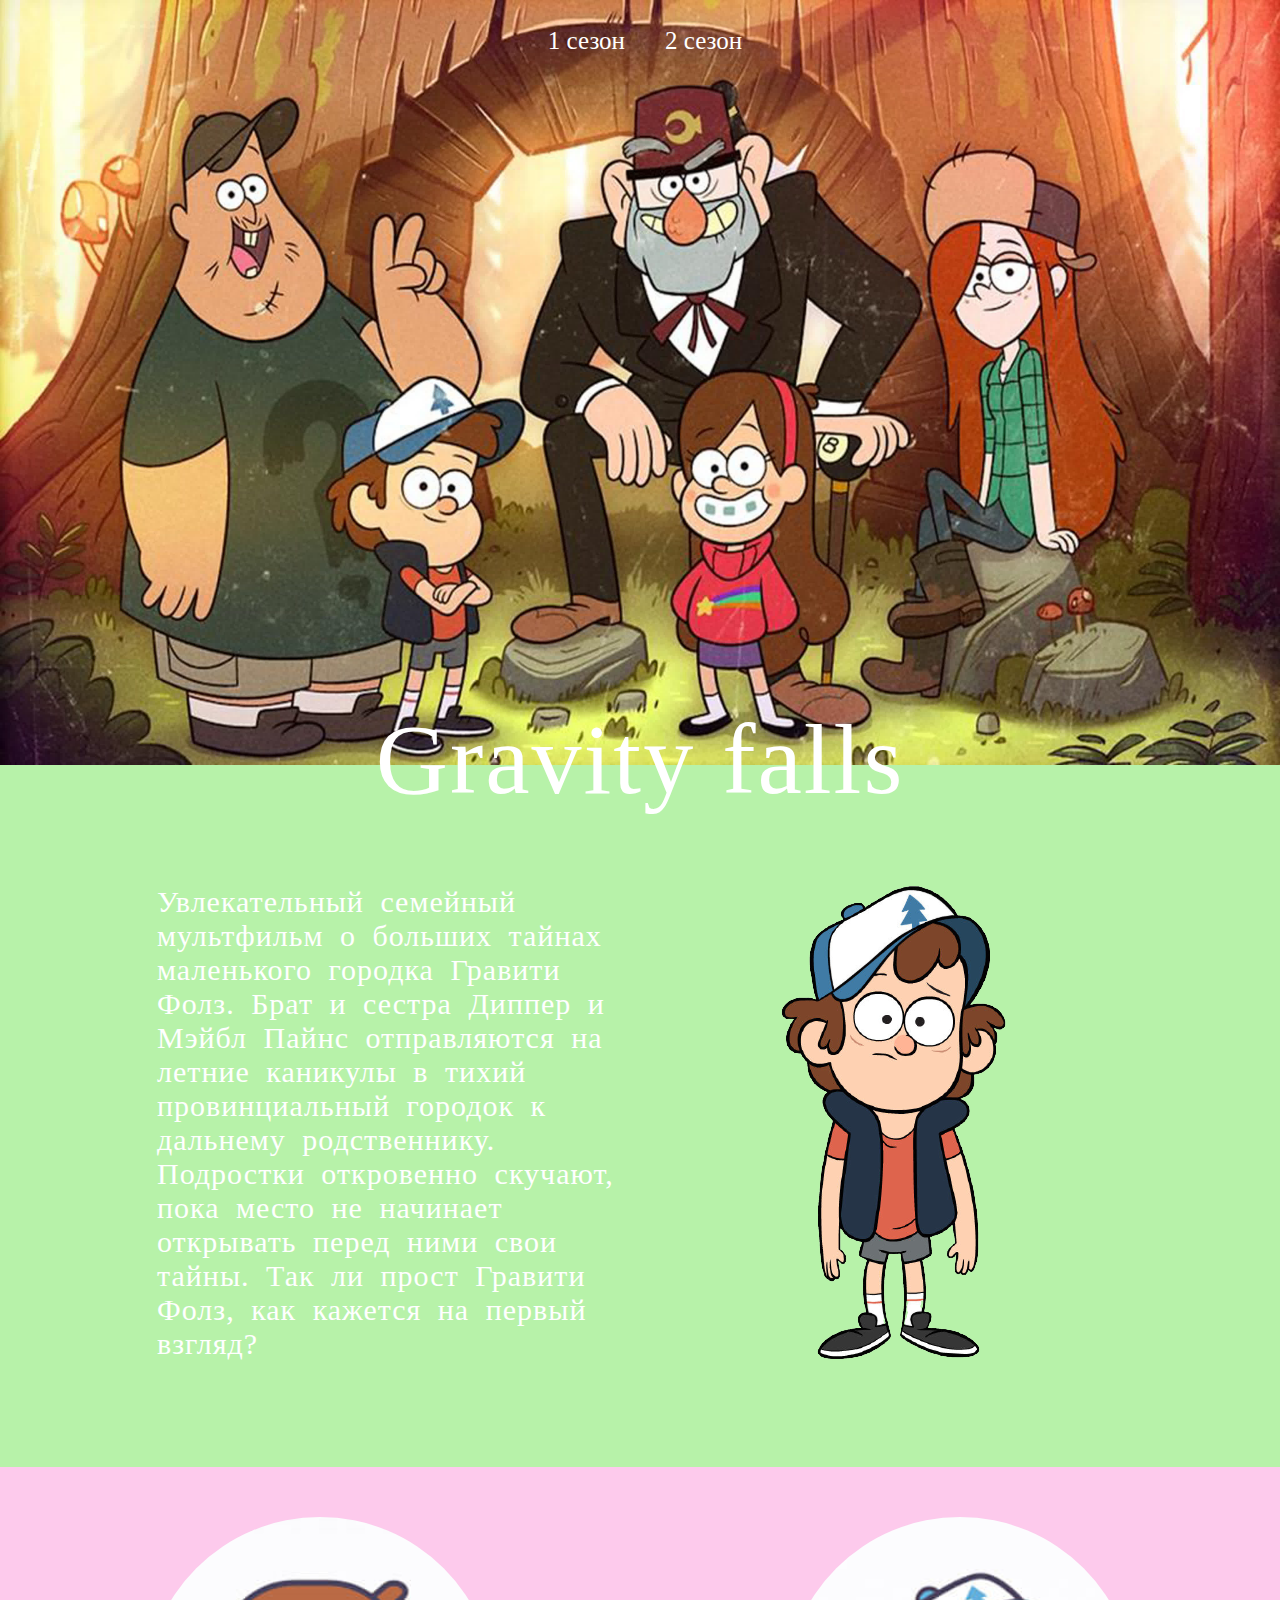
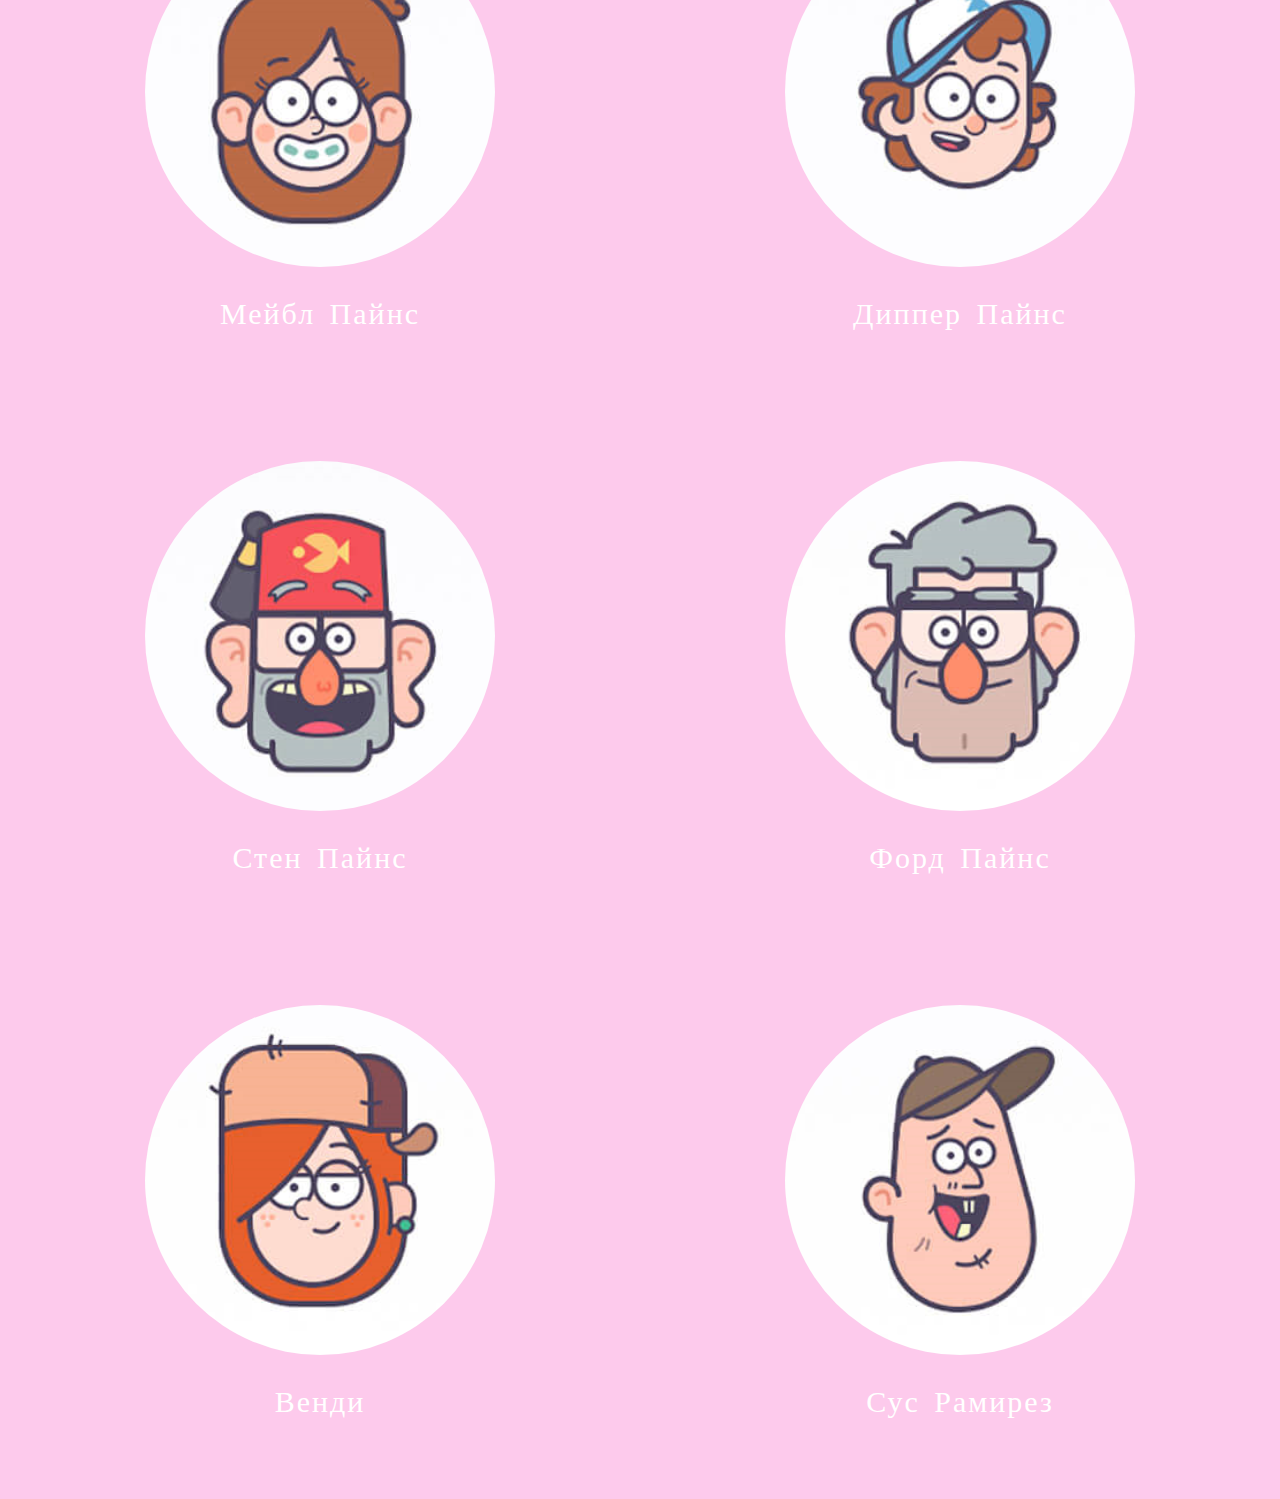
<file: gravity falls/index.html>
<!DOCTYPE html>
<html lang="en">
<head>
    <meta charset="UTF-8">
    <meta http-equiv="X-UA-Compatible" content="IE=edge">
    <meta name="viewport" content="width=device-width, initial-scale=1.0">
    <title>Gravity falls</title>
    <link rel="stylesheet" href="style.css">
</head>
<body>
    
            <div class="blockMainImg">
                    <img class="mainImg" src="img/mainImg.jpg" alt="">
                    <div class="navBar">
                            <a href="#">1 сезон</a>
                            <a href="#">2 сезон</a>
                     </div> 
             </div>

             <main>
                <div class="container">
                    <h1>Gravity falls</h1>
                </div>
                <div class="textMain">
                    <p>Увлекательный семейный мультфильм о больших тайнах маленького городка Гравити Фолз.

                        Брат и сестра Диппер и Мэйбл Пайнс отправляются на летние каникулы в тихий провинциальный городок к дальнему родственнику. Подростки откровенно скучают, пока место не начинает открывать перед ними свои тайны. Так ли прост Гравити Фолз, как кажется на первый взгляд?</p>
                    <img src="img/rightImg.png" alt="">
                </div>   
             </main>

             <div class="aside">
                 <div class="container1">
                     <div class="buildBlock">
                         <div class="minBlock">
                         <img src="img/asideImg1.png" alt="">
                             <h3>Мейбл Пайнс</h3>
                            </div>
                             <div class="minBlock">
                         </img><img src="img/asideImg2.png" alt="">
                             <h3>Диппер Пайнс</h3>
                            </div>
                             <div class="minBlock">
                         </img><img src="img/asideImg3.png" alt="">
                             <h3>Стен Пайнс</h3>
                            </div>
                             <div class="minBlock">
                         </img><img src="img/asideImg4.png" alt="">
                             <h3>Форд Пайнс</h3>
                            </div>
                             <div class="minBlock">
                         </img><img src="img/asideImg5.png" alt="">
                             <h3>Венди</h3>
                            </div>
                             <div class="minBlock">
                         </img><img src="img/asideImg6.png" alt="">
                             <h3>Сус Рамирез</h3>
                            </div>
                         </img>
                     </div>
                 </div>
             </div>

             <script src="script.js"></script>
</body>

</html>
</file>
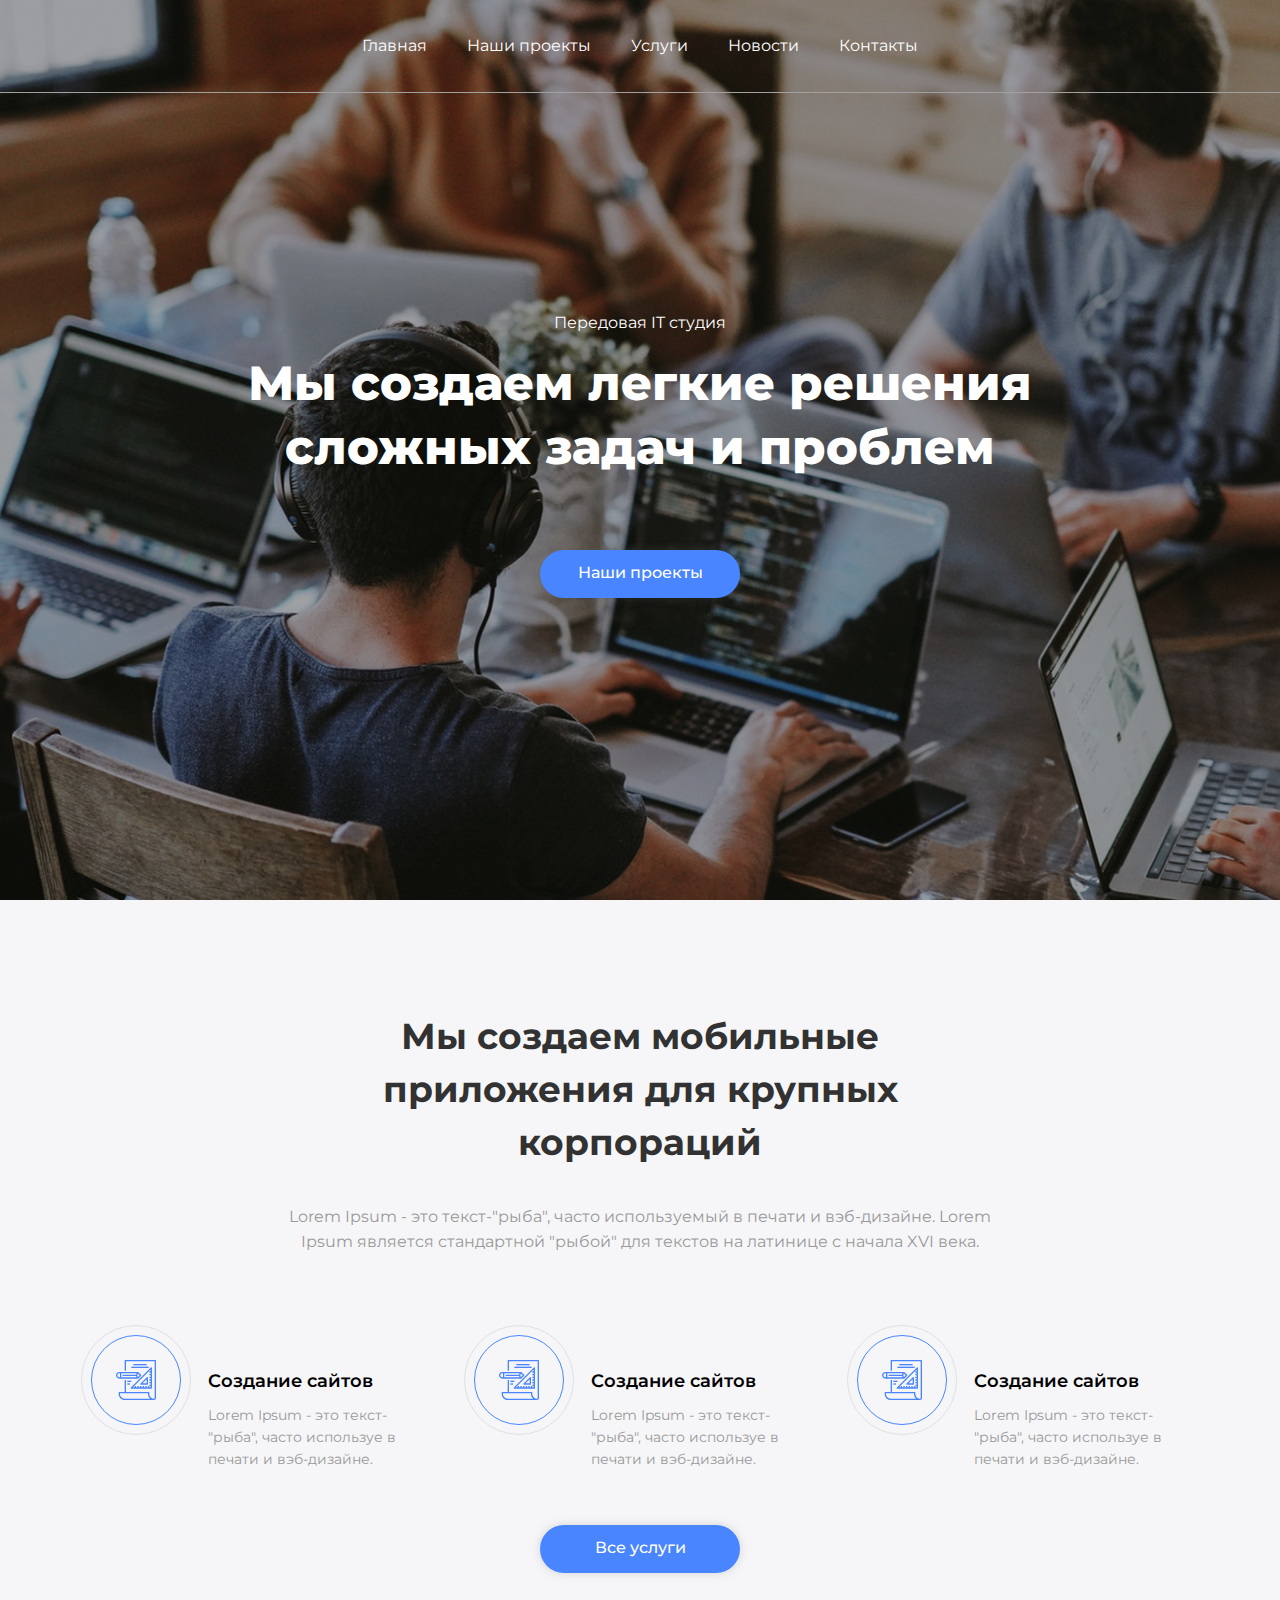
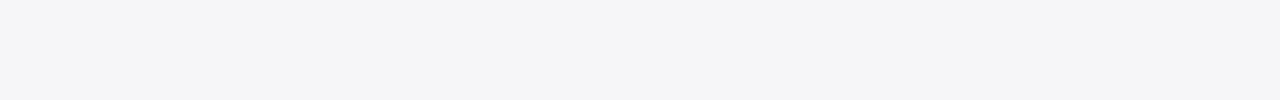
<file: Maket 1/index.html>
<!DOCTYPE html>
<html lang="en">
<head>
    <meta charset="UTF-8">
    <meta name="viewport" content="width=device-width, initial-scala=1.0">
    <title>1111111</title>
    <link rel="stylesheet" href="style.css">
    <link rel="preconnect" href="https://fonts.gstatic.com">
    <link rel="preconnect" href="https://fonts.gstatic.com">
    <link href="https://fonts.googleapis.com/css2?family=Montserrat:ital,wght@0,100;0,200;0,300;0,400;0,500;0,600;0,700;0,800;0,900;1,100;1,200;1,300;1,400;1,500;1,600;1,700;1,800;1,900&display=swap" rel="stylesheet">
</head>

<body>

    <header class="header">
        <div class="navigationBar">
            <a href="#" class="navigationBar__link">Главная</a>
            <a href="#" class="navigationBar__link">Наши проекты</a>
            <a href="#" class="navigationBar__link">Услуги</a>
            <a href="#" class="navigationBar__link">Новости</a>
            <a href="#" class="navigationBar__link">Контакты</a>
        </div>

        <div class="sloganScreen"> 
            <div class="sloganScreen__prefix">Передовая IT студия</div>
            <div class="sloganScreen__title">Мы создаем легкие решения сложных задач  и проблем</div>
            
            <button class="action actionInSlogan">Наши проекты</button>
        </div>
    </header>

    <div class="services">
        
        <div class="services__title">
            Мы создаем мобильные приложения 
            для крупных корпораций
        </div>
        <div class="services__subTitle">
            Lorem Ipsum - это текст-"рыба", часто используемый в печати и вэб-дизайне. 
            Lorem Ipsum является стандартной "рыбой" для текстов на латинице с начала XVI века.
        </div>
            
       
        <div class="services__list">
            <div class="services__list__item">
                <img src="./img/service.svg" alt="service" class="services__list__item__icon">
                <div>
                    <div class="services__list__item__title">
                        Создание сайтов
                    </div>
                    <div class="services__list__item__subTitle">
                        Lorem Ipsum - это текст- "рыба", часто используе в печати и вэб-дизайне.
                    </div>
                </div>
            </div>

            <div class="services__list__item">
                <img src="./img/service.svg" alt="service" class="services__list__item__icon">
                <div>
                    <div class="services__list__item__title">
                        Создание сайтов
                    </div>
                    <div class="services__list__item__subTitle">
                        Lorem Ipsum - это текст- "рыба", часто используе в печати и вэб-дизайне.
                    </div>
                </div>
            </div>

            <div class="services__list__item">
                <img src="./img/service.svg" alt="service" class="services__list__item__icon">
                <div>
                    <div class="services__list__item__title">
                        Создание сайтов
                    </div>
                    <div class="services__list__item__subTitle">
                        Lorem Ipsum - это текст- "рыба", часто используе в печати и вэб-дизайне.
                    </div>
                </div>
            </div>
        </div>
        <button class="action actionInServices">Все услуги</button>
    </div>
        
        <!-- Trust trigger -->
        
        <!--Standards-->

<!-- <div class="standards">
    <nav__1>
       <h2 class="text__standerts__1">Высокие стандарты разработки</h2>
       <h2 class="text__standerts__2"> Lorem Ipsum - это текст-"рыба", часто используемый в печати и вэб-дизайне. Lorem Ipsum является стандартной "рыбой" для текстов на латинице с начала XVI века.  стандартной "рыбой" для текстов на латинице с начала XVI века. </h2>
        <div class="img__1"></div>
        <a href="#" class="link__standards">Подробнее о компании</a>
        
    </nav__1>
</div> -->

</body>
</html>
</file>
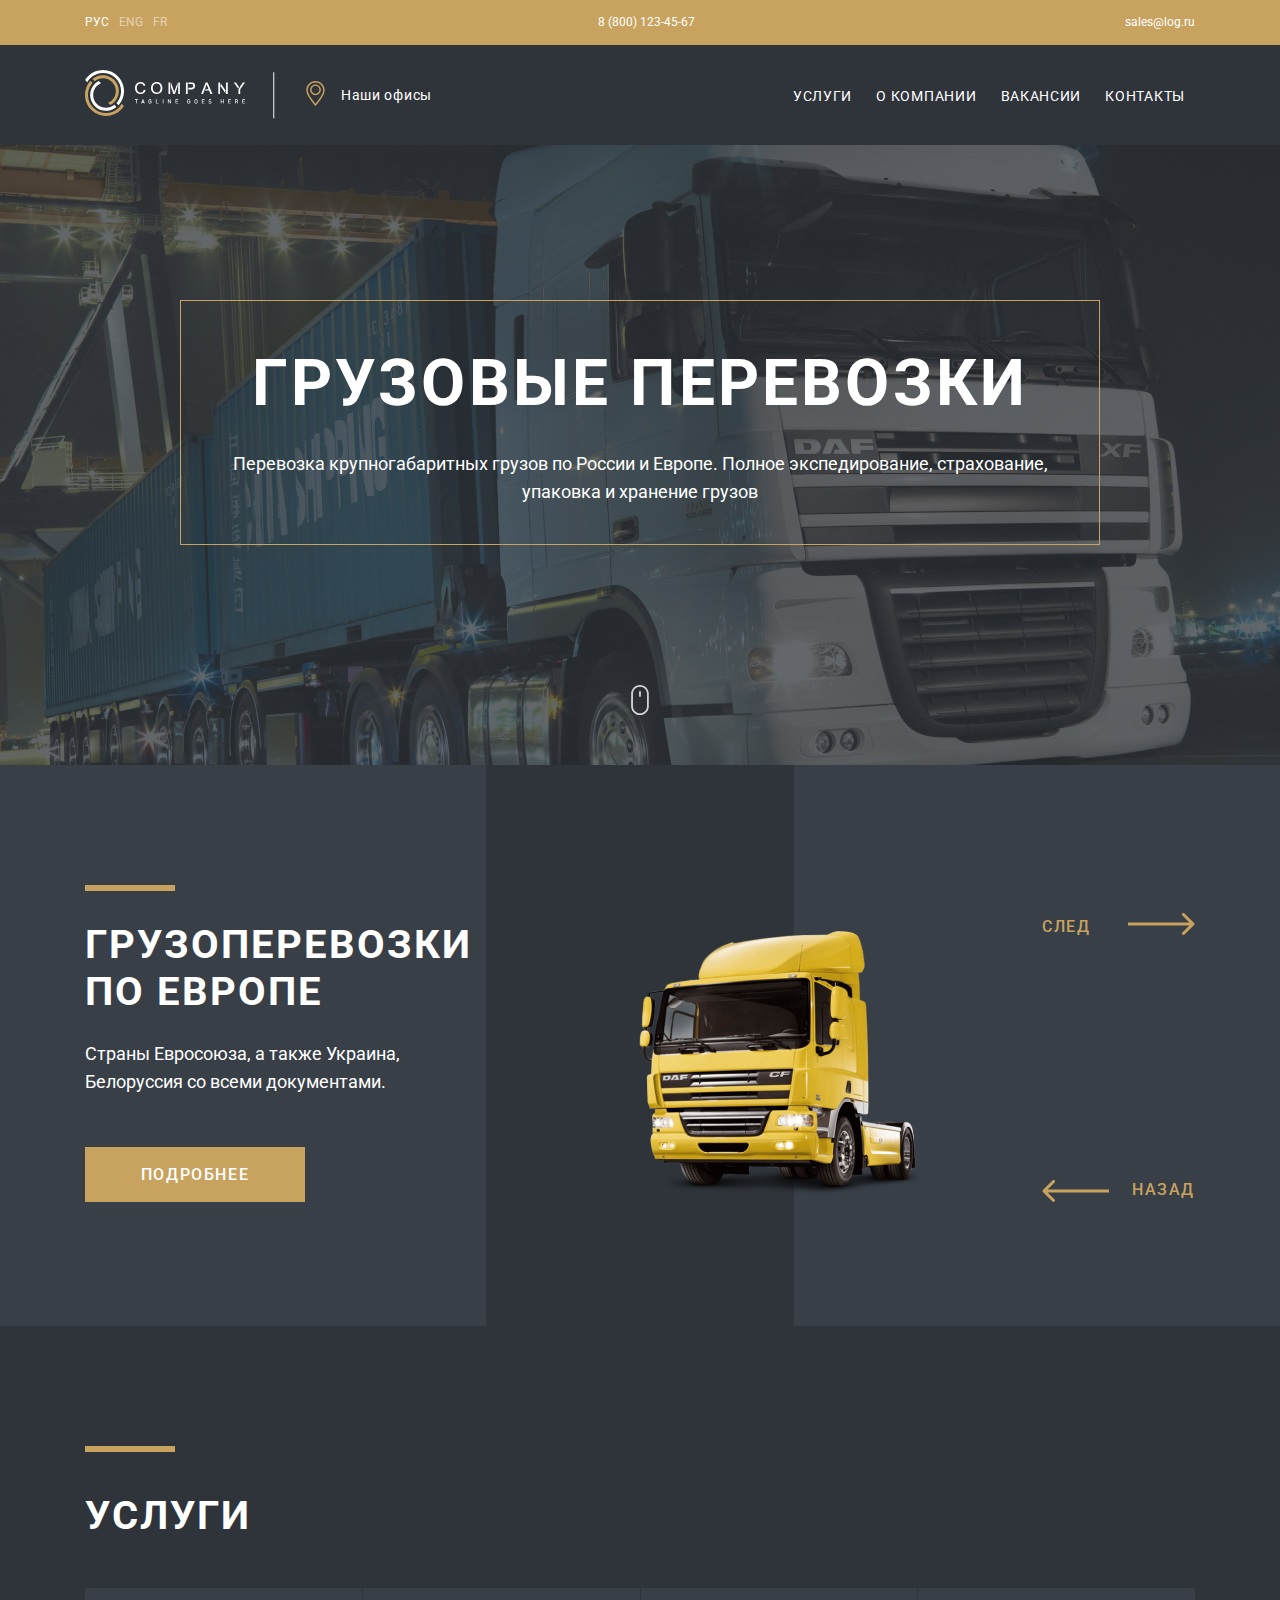
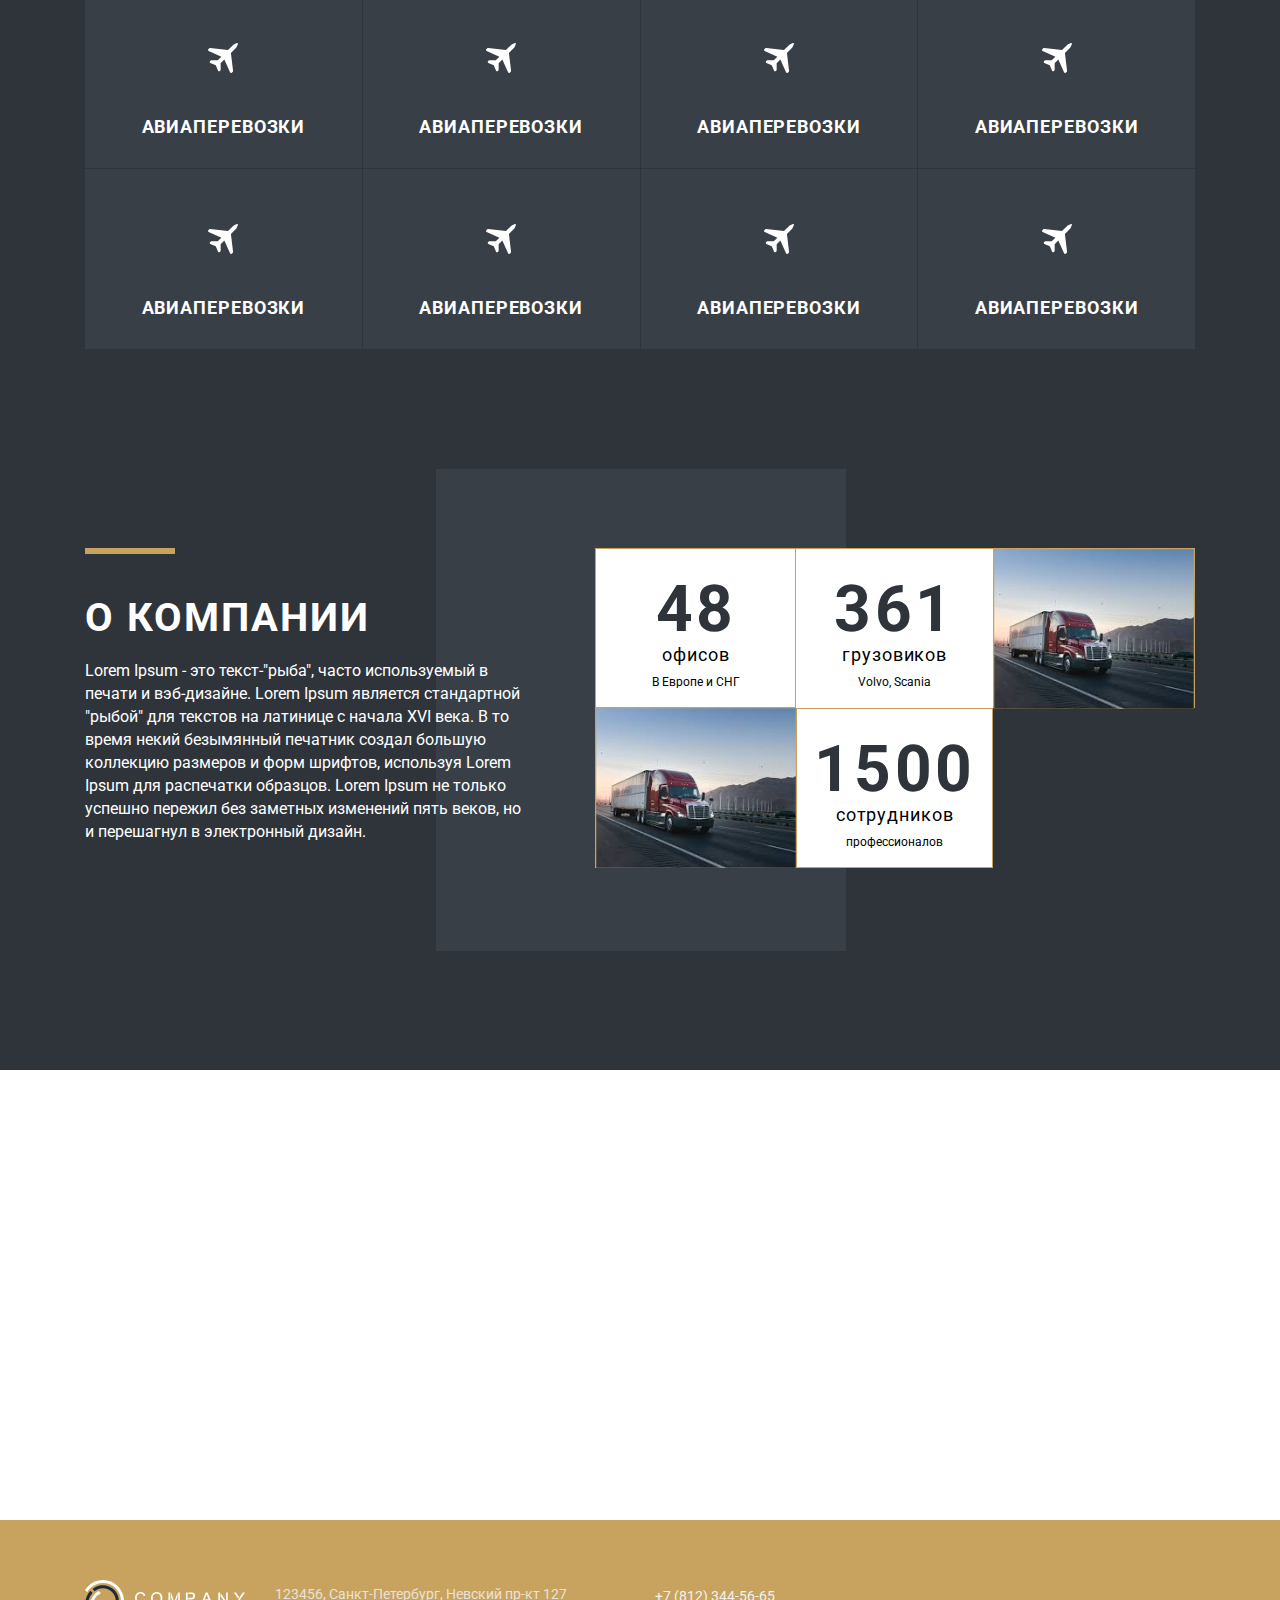
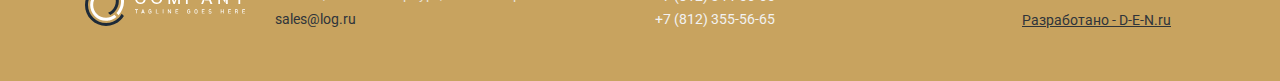
<file: Maket 2/index.html>
<!DOCTYPE html>
<html lang="ru">

<head>
    <meta charset="UTF-8">
    <meta http-equiv="X-UA-Compatible" content="IE=edge">
    <meta name="viewport" content="width=device-width, initial-scale=1.0">
    <title>Cargo-Transporation</title>
    <link rel="preconnect" href="https://fonts.googleapis.com">
    <link rel="preconnect" href="https://fonts.gstatic.com" crossorigin>
    <link href="https://fonts.googleapis.com/css2?family=Roboto:wght@400;700&display=swap" rel="stylesheet">
    <link rel="stylesheet" href="css/style.css">
</head>

<body>
    <header>
        <div class="lineTop">
            <div class="container">
                <div class="lineTopWrapper">
                    <div class="lineTopLang">
                        <div class="lineTopRus"><a href="#" class="lineTopLangLink">рус</a></div>
                        <div class="lineTopEng"><a href="#" class="lineTopLangLink">eng</a></div>
                        <div class="lineTopFr"><a href="#" class="lineTopLangLink">fr</a></div>
                    </div>
                    <div class="lineTopPhone"><a href="tel:+78001234567" class="lineTopPhoneLink">8 (800) 123-45-67</a></div>
                    <div class="lineTopEmail"><a href="mailto:sales@log.ru" class="lineTopEmailLink">sales@log.ru</a></div>
                </div>
            </div>
        </div>
        <div class="header">
            <div class="container">
                <div class="headerWrapper">
                    <div class="headerLeft">
                        <div class="headerLogo"><a href="#"><img src="./img/logo.svg" alt="logo"></a></div>
                        <div class="headerPlaceholder">
                            <a href="#" class="headerPlaceholderLink">
                                <svg class="iconPlaceholder">
                                    <use xlink:href="img/icons/sprite.svg#iconPlaceholder"></use>
                                </svg>
                            </a>
                            <a href="#map" class="headerPlaceholderLink">Наши офисы</a>
                        </div>
                    </div>
                    <nav>
                        <ul class="headerMenu">
                            <li><a class="headerMenuLink" href="#services">услуги</a></li>
                            <li><a class="headerMenuLink" href="#aboutCompany">о компании</a></li>
                            <li><a class="headerMenuLink" href="#">вакансии</a></li>
                            <li><a class="headerMenuLink" href="#footer">контакты</a></li>
                        </ul>
                    </nav>
                </div>
            </div>
        </div>
    </header>
    <div class="menuHamburger">
        <input id="menuToggle" type="checkbox" />
        <label class="menuButton" for="menuToggle">
            <span></span>
        </label>
        <ul class="menuBox">
            <li><a class="menuItem" href="#services">услуги</a></li>
            <li><a class="menuItem" href="#aboutCompany">о компании</a></li>
            <li><a class="menuItem" href="#">вакансии</a></li>
            <li><a class="menuItem" href="#footer">контакты</a></li>
        </ul>
    </div>
    <main>

        <section class="main">
            <div class="container">
                <div class="mainBlock">
                    <h1 class="mainTitle">Грузовые перевозки</h1>
                    <div class="mainDescription">Перевозка крупногабаритных грузов по России и Европе. Полное экспедирование, страхование, упаковка и хранение грузов</div>
                </div>
                <div class="mainMouse">
                    <a href="#slider">
                        <svg class="iconMouse">
                            <use xlink:href="img/icons/sprite.svg#iconMouse"></use>
                        </svg>
                    </a>
                </div>
        </section>

        <section class="slider" id="slider">
            <div class="container">
                <div class="sliderWrapper">
                    <div class="sliderSpecification">
                        <div class="goldLine"></div>
                        <div class="sliderTitle">грузоперевозки<br>
                            по европе</div>
                        <div class="sliderDescription">Страны Евросоюза, а также Украина, Белоруссия со всеми документами.</div>
                        <button class="sliderButton">подробнее</button>
                    </div>
                    <div class="sliderItems">
                        <div class="sliderItemNext">
                            <div class="sliderItemsText"><a href="#" class="sliderItemsLink">след</a></div>
                            <a href="#" class="sliderItemsLink">
                                <svg class="iconArrow">
                                    <use xlink:href="img/icons/sprite.svg#iconArrow"></use>
                                </svg>
                            </a>
                        </div>
                        <div class="sliderItemBack">
                            <a href="#" class="sliderArrow sliderItemsLink"><svg class="iconArrow">
                                    <use xlink:href="img/icons/sprite.svg#iconArrow"></use>
                                </svg></a>
                            <div class="sliderItemsText"><a href="#" class="sliderItemsLink">назад</a></div>
                        </div>
                    </div>
                    <div class="sliderImage"><img src="./img/Rectangle_2.png" alt="rectangle"></div>
                </div>
            </div>
        </section>

        <section class="services" id="services">
            <div class="container">
                <div class="goldLine"></div>
                <div class="servicesTitle">услуги</div>
                <div class="servicesBlocks">
                    <div class="servicesBlock">
                        <div class="servicesContent">
                            <div class="servicesRound">
                                <svg class="iconPlane">
                                    <use xlink:href="img/icons/sprite.svg#iconPlane"></use>
                                </svg>
                            </div>
                            <div class="servicesSubtitle">Авиаперевозки</div>
                        </div>
                    </div>
                    <div class="servicesBlock">
                        <div class="servicesContent">
                            <div class="servicesRound">
                                <svg class="iconPlane">
                                    <use xlink:href="img/icons/sprite.svg#iconPlane"></use>
                                </svg>
                            </div>
                            <div class="servicesSubtitle">Авиаперевозки</div>
                        </div>
                    </div>
                    <div class="servicesBlock">
                        <div class="servicesContent">
                            <div class="servicesRound">
                                <svg class="iconPlane">
                                    <use xlink:href="img/icons/sprite.svg#iconPlane"></use>
                                </svg>
                            </div>
                            <div class="servicesSubtitle">Авиаперевозки</div>
                        </div>
                    </div>
                    <div class="servicesBlock">
                        <div class="servicesContent">
                            <div class="servicesRound">
                                <svg class="iconPlane">
                                    <use xlink:href="img/icons/sprite.svg#iconPlane"></use>
                                </svg>
                            </div>
                            <div class="servicesSubtitle">Авиаперевозки</div>
                        </div>
                    </div>
                    <div class="servicesBlock">
                        <div class="servicesContent">
                            <div class="servicesRound">
                                <svg class="iconPlane">
                                    <use xlink:href="img/icons/sprite.svg#iconPlane"></use>
                                </svg>
                            </div>
                            <div class="servicesSubtitle">Авиаперевозки</div>
                        </div>
                    </div>
                    <div class="servicesBlock">
                        <div class="servicesContent">
                            <div class="servicesRound">
                                <svg class="iconPlane">
                                    <use xlink:href="img/icons/sprite.svg#iconPlane"></use>
                                </svg>
                            </div>
                            <div class="servicesSubtitle">Авиаперевозки</div>
                        </div>
                    </div>
                    <div class="servicesBlock">
                        <div class="servicesContent">
                            <div class="servicesRound">
                                <svg class="iconPlane">
                                    <use xlink:href="img/icons/sprite.svg#iconPlane"></use>
                                </svg>
                            </div>
                            <div class="servicesSubtitle">Авиаперевозки</div>
                        </div>
                    </div>
                    <div class="servicesBlock">
                        <div class="servicesContent">
                            <div class="servicesRound">
                                <svg class="iconPlane">
                                    <use xlink:href="img/icons/sprite.svg#iconPlane"></use>
                                </svg>
                            </div>
                            <div class="servicesSubtitle">Авиаперевозки</div>
                        </div>
                    </div>
                </div>
            </div>
        </section>

        <section class="aboutCompany" id="aboutCompany">
            <div class="container">

                <div class="aboutCompanyWrapper">
                    <div class="aboutCompanyBlackBlock"></div>
                    <div class="aboutCompanyText">
                        <div class="aboutCompanyLine"></div>
                        <div class="aboutCompanyTitle">О компании</div>
                        <div class="aboutCompanyDescription">Lorem Ipsum - это текст-"рыба", часто используемый в печати и вэб-дизайне. Lorem Ipsum является стандартной "рыбой" для текстов на латинице с начала XVI века. В то время некий безымянный печатник создал большую коллекцию размеров и форм шрифтов, используя Lorem Ipsum для распечатки образцов. Lorem Ipsum не только успешно пережил без заметных изменений пять веков, но и перешагнул в электронный дизайн.</div>
                    </div>
                    <div class="aboutCompanyBlocks">
                        <div class="aboutCompanyBlock">
                            <div class="aboutCompanyBlockTitle">48</div>
                            <div class="aboutCompanyBlockSubtitle">офисов</div>
                            <div class="aboutCompanyBlockDescription">В Европе и СНГ</div>
                        </div>
                        <div class="aboutCompanyBlock">
                            <div class="aboutCompanyBlockTitle">361</div>
                            <div class="aboutCompanyBlockSubtitle">грузовиков</div>
                            <div class="aboutCompanyBlockDescription">Volvo, Scania</div>
                        </div>
                        <div class="aboutCompanyBlock"><img src="./img/Rectangle 2.3.jpg" alt="Rectangle"></div>
                        <div class="aboutCompanyBlock"><img src="./img/Rectangle 2.3.jpg" alt="Rectangle"></div>
                        <div class="aboutCompanyBlock">
                            <div class="aboutCompanyBlockTitle">1500</div>
                            <div class="aboutCompanyBlockSubtitle">сотрудников</div>
                            <div class="aboutCompanyBlockDescription">профессионалов</div>
                        </div>
                    </div>
                </div>
            </div>
        </section>

        <section class="map" id="map">
            <script type="text/javascript" charset="utf-8" defer src="https://api-maps.yandex.ru/services/constructor/1.0/js/?um=constructor%3A368d6cb934a8c69a1b0c8ddb90a1b1890aadcd300c4d4e2db9141fb821042331&amp;width=100%25&amp;height=450&amp;lang=ru_RU&amp;scroll=true"></script>
        </section>
    </main>
    <footer class="footer" id="footer">
        <div class="container">
            <div class="footerWrapper">
                <div class="footerLogo"><a href="#"><img src="./img/logoFooter.svg" alt="logo"></a></div>
                <div class="footerAddress">
                    <div class="footerIndex">123456, Санкт-Петербург, Невский пр-кт 127</div>
                    <div class="footerEmail"><a href="mailto:sales@log.ru" class="footerEmailLink">sales@log.ru</a></div>
                </div>
                <div class="footerPhone">
                    <div class="footerNumber"><a href="tel:+78123445665" class="footerNumberLink">+7 (812) 344-56-65</a></div>
                    <div class="footerNumber"><a href="tel:+78123555665" class="footerNumberLink">+7 (812) 355-56-65</a></div>
                </div>
                <div class="footerCopyright"><a href="#" class="footerCopyrightLink">Разработано - D-E-N.ru</a></div>
            </div>
        </div>
    </footer>
</body>

</html>
</file>
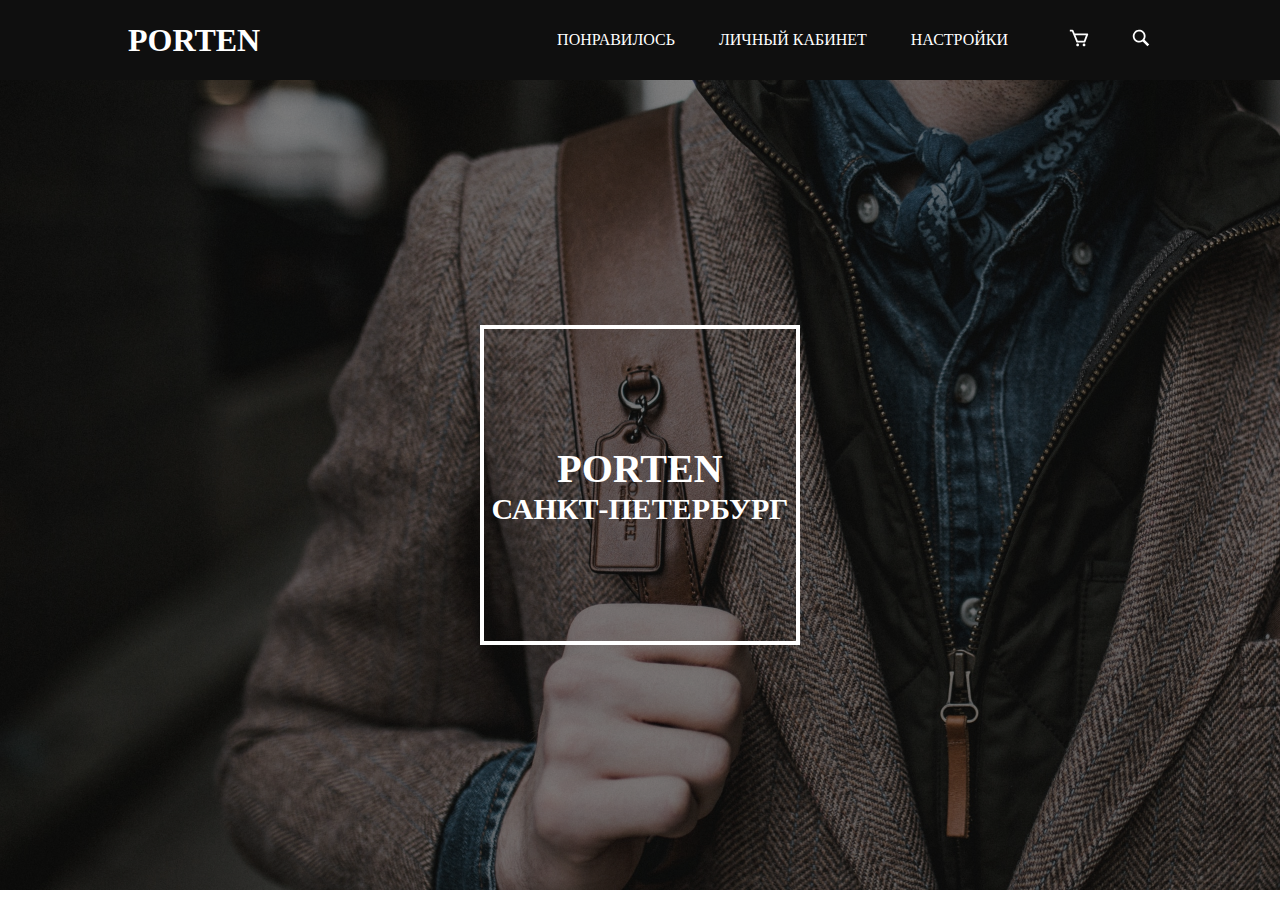
<file: Maket 3/index.html>
<!DOCTYPE html>
<html lang="en">

<head>
    <meta charset="UTF-8" />
    <meta http-equiv="X-UA-Compatible" content="IE=edge" />
    <meta name="viewport" content="width=device-width, initial-scale=1.0" />
    <link rel="stylesheet" href="style.css" />
    <title>Porten</title>
</head>

<body>
    <header>
        <div class="content">
            <h1>PORTEN</h1>

            <ul>
                <a href="#">
                    <li>ПОНРАВИЛОСЬ</li>
                </a>
                <a href="#">
                    <li>ЛИЧНЫЙ КАБИНЕТ</li>
                </a>
                <a href="#">
                    <li>НАСТРОЙКИ</li>
                </a>
            </ul>

            <a href="#"><img src="img/Baskets.svg" alt="Baskets" /></a>
            <a href="#"><img src="img/Lupa.svg" alt="Lupa" /></a>
        </div>
    </header>

    <div class="BackgroundCenter">
        <div class="CoubCenter">
            <img class="ImgCoube" src="img/Coube.svg" alt="Coube" />
            <div class="TextCenter">
                <h1>PORTEN</h1>
                <h2>САНКТ-ПЕТЕРБУРГ</h2>
            </div>
        </div>
    </div>
</body>

</html>
</file>
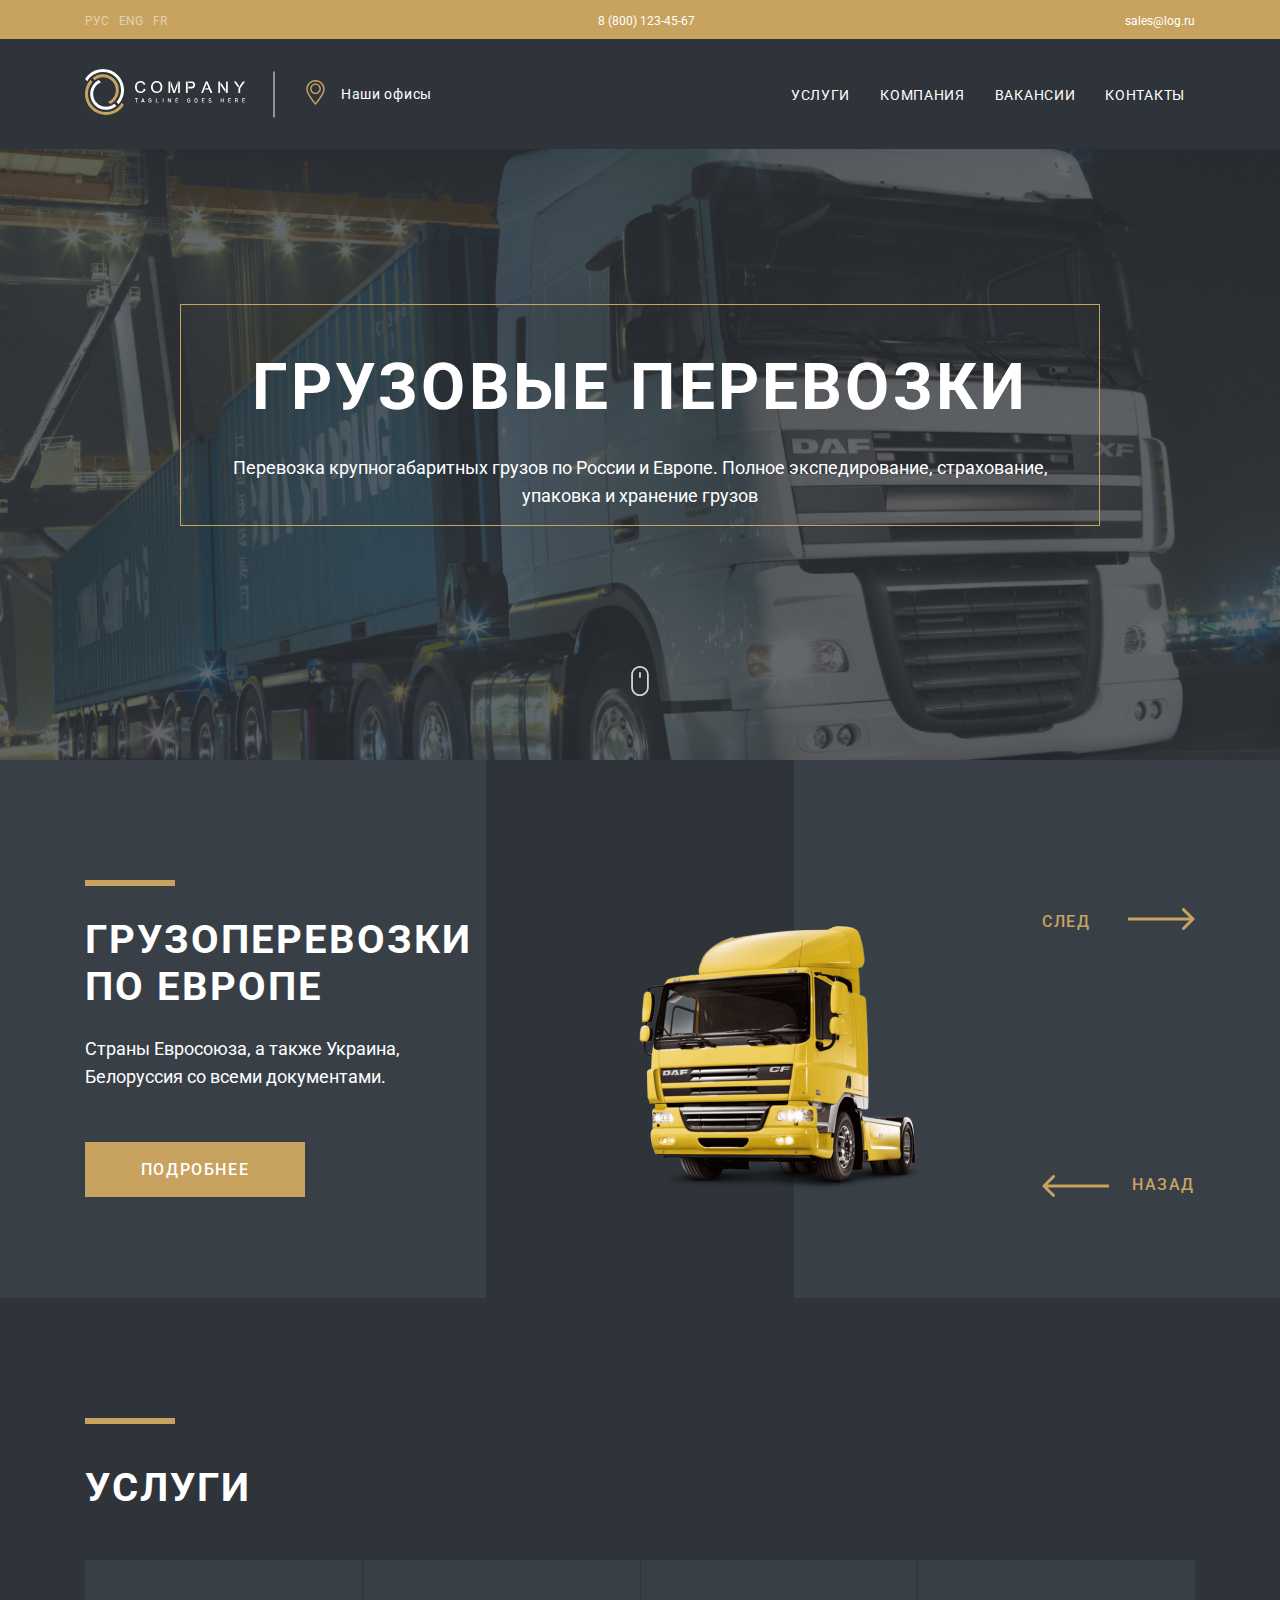
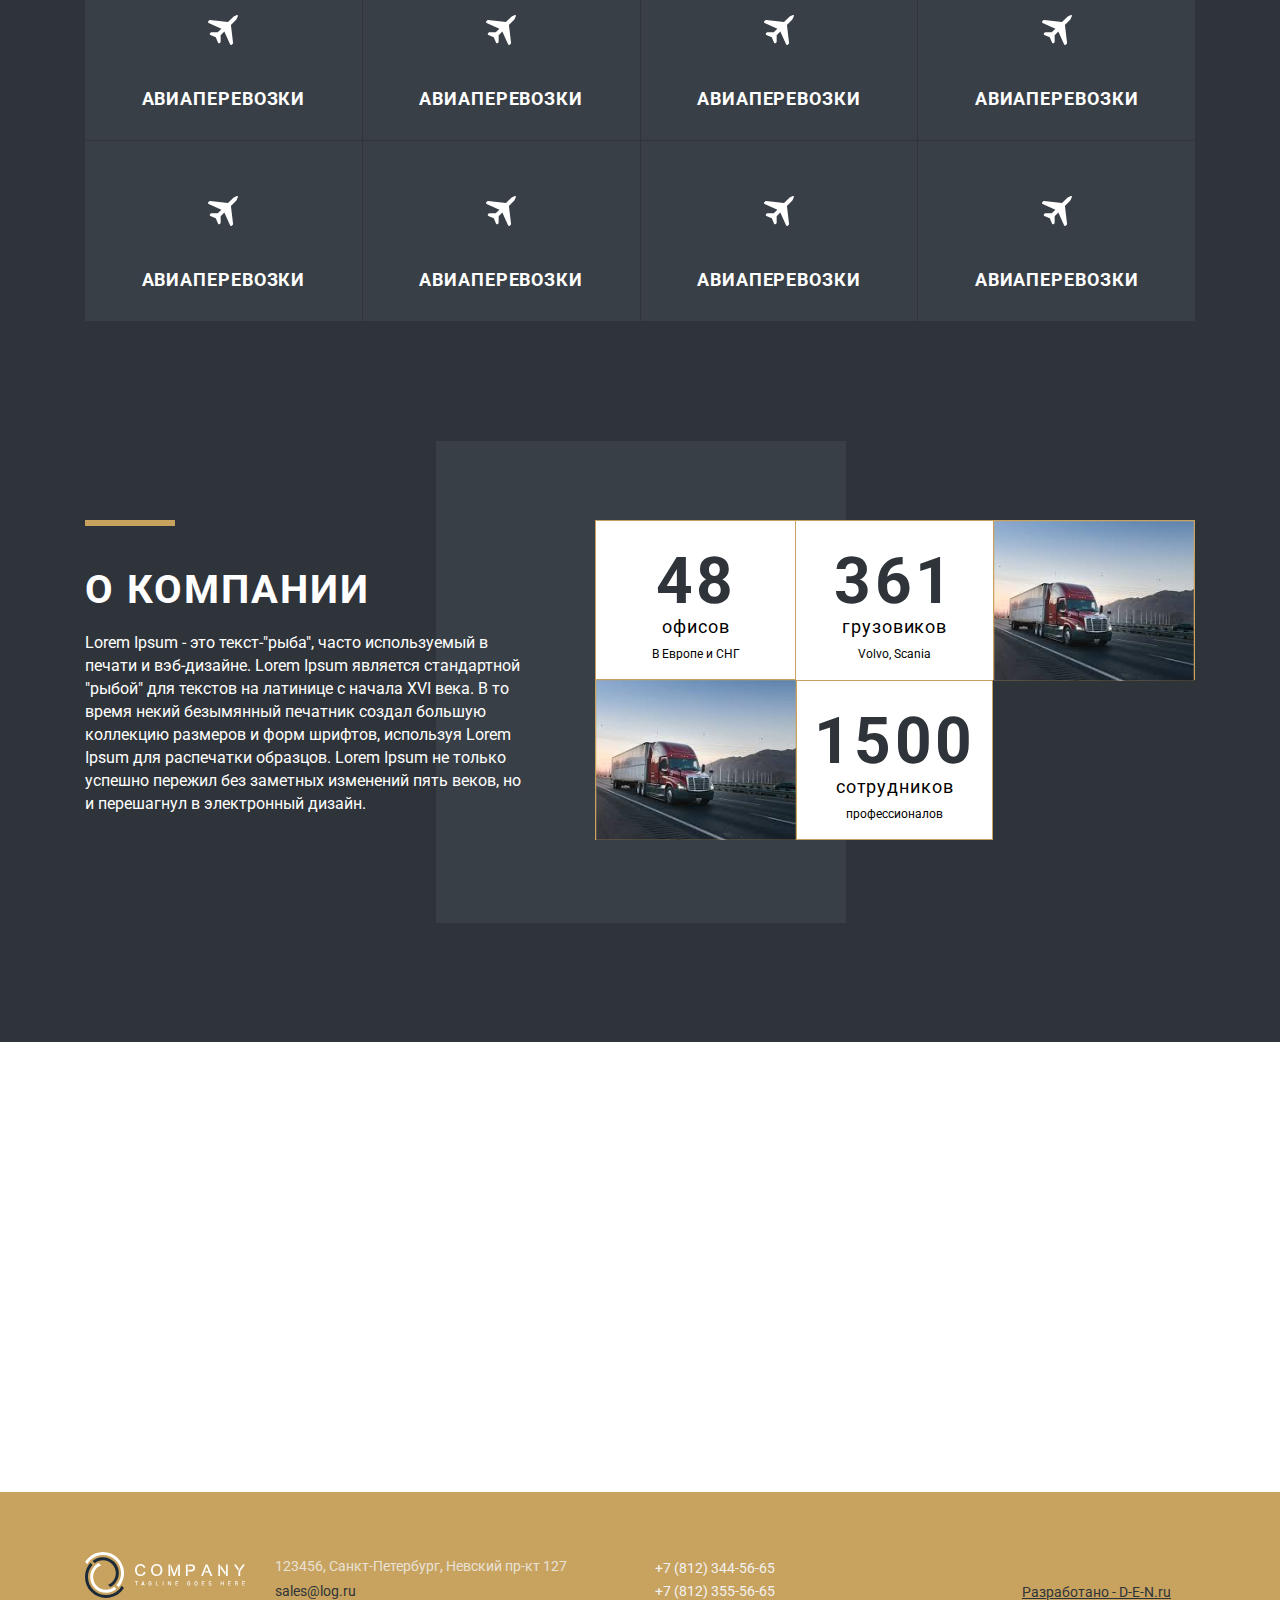
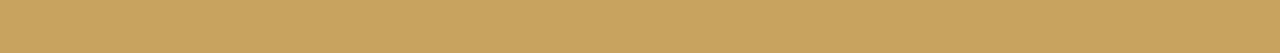
<file: Maket2-2/index.html>
<!DOCTYPE html>
<html lang="ru">

<head>
    <meta charset="UTF-8">
    <meta http-equiv="X-UA-Compatible" content="IE=edge">
    <meta name="viewport" content="width=device-width, initial-scale=1.0">
    <title>Cargo-Transporation</title>
    <link rel="preconnect" href="https://fonts.googleapis.com">
    <link rel="preconnect" href="https://fonts.gstatic.com" crossorigin>
    <link href="https://fonts.googleapis.com/css2?family=Roboto:wght@400;700&display=swap" rel="stylesheet">
    <link rel="stylesheet" href="css/style.css">
</head>

<body>
    <header>
        <section class="lineTop">
            <div class="container">
                <div class="lineTopWrapper">
                    <div class="lineTopLang">
                        <div class="lineTopLangItem"><a href="#" class="lineTopLangLink">рус</a></div>
                        <div class="lineTopLangItem"><a href="#" class="lineTopLangLink">eng</a></div>
                        <div class="lineTopLangItem"><a href="#" class="lineTopLangLink">fr</a></div>
                    </div>
                    <div class="lineTopPhone"><a href="tel:+78001234567" class="lineTopPhoneLink">8 (800) 123-45-67</a></div>
                    <div class="lineTopEmail"><a href="mailto:sales@log.ru" class="lineTopEmailLink">sales@log.ru</a></div>
                </div>
            </div>
        </section>
        <section class="header">
            <div class="container">
                <div class="headerWrapper">
                    <div class="headerLeft">
                        <div class="headerLogo"><a href="#"><img src="./img/logo.svg" alt="logo"></a></div>
                        <div class="headerPlaceholder">
                            <a href="#" class="headerPlaceholderLink">
                                <svg class="iconPlaceholder">
                                    <use xlink:href="img/icons/sprite.svg#iconPlaceholder"></use>
                                </svg>
                            </a>
                            <a href="#map" class="headerPlaceholderLink">Наши офисы</a>
                        </div>
                    </div>
                    <nav>
                        <ul class="headerMenu">
                            <li><a class="headerMenuLink" href="#services">услуги</a></li>
                            <li><a class="headerMenuLink" href="#aboutCompany">компания</a></li>
                            <li><a class="headerMenuLink" href="#">вакансии</a></li>
                            <li><a class="headerMenuLink" href="#footer">контакты</a></li>
                        </ul>
                    </nav>
                </div>
            </div>
        </section>
    </header>
    <div class="menuHamburger">
        <input id="menuToggle" type="checkbox" />
        <label class="menuButton" for="menuToggle">
            <span></span>
        </label>
        <ul class="menuBox">
            <li><a class="menuItem" href="#services">услуги</a></li>
            <li><a class="menuItem" href="#aboutCompany">о компании</a></li>
            <li><a class="menuItem" href="#">вакансии</a></li>
            <li><a class="menuItem" href="#footer">контакты</a></li>
        </ul>
    </div>
    <main>
        <section class="main">
            <div class="container">
                <div class="mainBlock">
                    <h1 class="mainTitle">Грузовые перевозки</h1>
                    <p class="mainDescription">Перевозка крупногабаритных грузов по России и Европе. Полное экспедирование, страхование, упаковка и хранение грузов</p>
                </div>
                <div class="mainMouse">
                    <a href="#slider">
                        <svg class="iconMouse">
                            <use xlink:href="img/icons/sprite.svg#iconMouse"></use>
                        </svg>
                    </a>
                </div>
        </section>

        <section class="slider" id="slider">
            <div class="container">
                <div class="sliderWrapper">
                    <div class="sliderSpecification">
                        <div class="goldLine"></div>
                        <h2 class="sliderTitle">грузоперевозки<br>
                            по европе</h2>
                        <p class="sliderDescription">Страны Евросоюза, а также Украина, Белоруссия со всеми документами.</p>
                        <button class="sliderButton">подробнее</button>
                    </div>
                    <div class="sliderItems">
                        <div class="sliderItemNext">
                            <div class="sliderItemsText"><a href="#" class="sliderItemsLink">след</a></div>
                            <a href="#" class="sliderItemsLink">
                                <svg class="iconArrow">
                                    <use xlink:href="img/icons/sprite.svg#iconArrow"></use>
                                </svg>
                            </a>
                        </div>
                        <div class="sliderItemBack">
                            <a href="#" class="sliderArrow sliderItemsLink"><svg class="iconArrow">
                                    <use xlink:href="img/icons/sprite.svg#iconArrow"></use>
                                </svg></a>
                            <div class="sliderItemsText"><a href="#" class="sliderItemsLink">назад</a></div>
                        </div>
                    </div>
                    <div class="sliderImage"><img src="./img/Rectangle_2.png" alt="rectangle"></div>
                </div>
            </div>
        </section>

        <section class="services" id="services">
            <div class="container">
                <div class="goldLine"></div>
                <h2 class="servicesTitle">услуги</h2>
                <div class="servicesBlocks">
                    <div class="servicesBlock">
                        <div class="servicesContent">
                            <div class="servicesRound">
                                <svg class="iconPlane">
                                    <use xlink:href="img/icons/sprite.svg#iconPlane"></use>
                                </svg>
                            </div>
                            <div class="servicesSubtitle">Авиаперевозки</div>
                        </div>
                    </div>
                    <div class="servicesBlock">
                        <div class="servicesContent">
                            <div class="servicesRound">
                                <svg class="iconPlane">
                                    <use xlink:href="img/icons/sprite.svg#iconPlane"></use>
                                </svg>
                            </div>
                            <div class="servicesSubtitle">Авиаперевозки</div>
                        </div>
                    </div>
                    <div class="servicesBlock">
                        <div class="servicesContent">
                            <div class="servicesRound">
                                <svg class="iconPlane">
                                    <use xlink:href="img/icons/sprite.svg#iconPlane"></use>
                                </svg>
                            </div>
                            <div class="servicesSubtitle">Авиаперевозки</div>
                        </div>
                    </div>
                    <div class="servicesBlock">
                        <div class="servicesContent">
                            <div class="servicesRound">
                                <svg class="iconPlane">
                                    <use xlink:href="img/icons/sprite.svg#iconPlane"></use>
                                </svg>
                            </div>
                            <div class="servicesSubtitle">Авиаперевозки</div>
                        </div>
                    </div>
                    <div class="servicesBlock">
                        <div class="servicesContent">
                            <div class="servicesRound">
                                <svg class="iconPlane">
                                    <use xlink:href="img/icons/sprite.svg#iconPlane"></use>
                                </svg>
                            </div>
                            <div class="servicesSubtitle">Авиаперевозки</div>
                        </div>
                    </div>
                    <div class="servicesBlock">
                        <div class="servicesContent">
                            <div class="servicesRound">
                                <svg class="iconPlane">
                                    <use xlink:href="img/icons/sprite.svg#iconPlane"></use>
                                </svg>
                            </div>
                            <div class="servicesSubtitle">Авиаперевозки</div>
                        </div>
                    </div>
                    <div class="servicesBlock">
                        <div class="servicesContent">
                            <div class="servicesRound">
                                <svg class="iconPlane">
                                    <use xlink:href="img/icons/sprite.svg#iconPlane"></use>
                                </svg>
                            </div>
                            <div class="servicesSubtitle">Авиаперевозки</div>
                        </div>
                    </div>
                    <div class="servicesBlock">
                        <div class="servicesContent">
                            <div class="servicesRound">
                                <svg class="iconPlane">
                                    <use xlink:href="img/icons/sprite.svg#iconPlane"></use>
                                </svg>
                            </div>
                            <div class="servicesSubtitle">Авиаперевозки</div>
                        </div>
                    </div>
                </div>
            </div>
        </section>

        <section class="aboutCompany" id="aboutCompany">
            <div class="container">

                <div class="aboutCompanyWrapper">
                    <div class="aboutCompanyBlackBlock"></div>
                    <div class="aboutCompanyText">
                        <div class="aboutCompanyLine"></div>
                        <h2 class="aboutCompanyTitle">О компании</h2>
                        <p class="aboutCompanyDescription">Lorem Ipsum - это текст-"рыба", часто используемый в печати и вэб-дизайне. Lorem Ipsum является стандартной "рыбой" для текстов на латинице с начала XVI века. В то время некий безымянный печатник создал большую коллекцию размеров и форм шрифтов, используя Lorem Ipsum для распечатки образцов. Lorem Ipsum не только успешно пережил без заметных изменений пять веков, но и перешагнул в электронный дизайн.</div>
                        </p>
                    <div class="aboutCompanyBlocks">
                        <div class="aboutCompanyBlock">
                            <div class="aboutCompanyBlockTitle">48</div>
                            <div class="aboutCompanyBlockSubtitle">офисов</div>
                            <div class="aboutCompanyBlockDescription">В Европе и СНГ</div>
                        </div>
                        <div class="aboutCompanyBlock">
                            <div class="aboutCompanyBlockTitle">361</div>
                            <div class="aboutCompanyBlockSubtitle">грузовиков</div>
                            <div class="aboutCompanyBlockDescription">Volvo, Scania</div>
                        </div>
                        <div class="aboutCompanyBlock"><img src="./img/Rectangle 2.3.jpg" alt="Rectangle"></div>
                        <div class="aboutCompanyBlock"><img src="./img/Rectangle 2.3.jpg" alt="Rectangle"></div>
                        <div class="aboutCompanyBlock">
                            <div class="aboutCompanyBlockTitle">1500</div>
                            <div class="aboutCompanyBlockSubtitle">сотрудников</div>
                            <div class="aboutCompanyBlockDescription">профессионалов</div>
                        </div>
                    </div>
                </div>
            </div>
        </section>

        <section class="map" id="map">
            <script type="text/javascript" charset="utf-8" defer src="https://api-maps.yandex.ru/services/constructor/1.0/js/?um=constructor%3A368d6cb934a8c69a1b0c8ddb90a1b1890aadcd300c4d4e2db9141fb821042331&amp;width=100%25&amp;height=450&amp;lang=ru_RU&amp;scroll=true"></script>
        </section>
    </main>
    <footer class="footer" id="footer">
        <div class="container">
            <div class="footerWrapper">
                <div class="footerLogo"><a href="#"><img src="./img/logoFooter.svg" alt="logo"></a></div>
                <div class="footerAddress">
                    <div class="footerIndex">123456, Санкт-Петербург, Невский пр-кт 127</div>
                    <div class="footerEmail"><a href="mailto:sales@log.ru" class="footerEmailLink">sales@log.ru</a></div>
                </div>
                <div class="footerPhone">
                    <div class="footerNumber"><a href="tel:+78123445665" class="footerNumberLink">+7 (812) 344-56-65</a></div>
                    <div class="footerNumber"><a href="tel:+78123555665" class="footerNumberLink">+7 (812) 355-56-65</a></div>
                </div>
                <div class="footerCopyright"><a href="#" class="footerCopyrightLink">Разработано - D-E-N.ru</a></div>
            </div>
        </div>
    </footer>
</body>

</html>
</file>
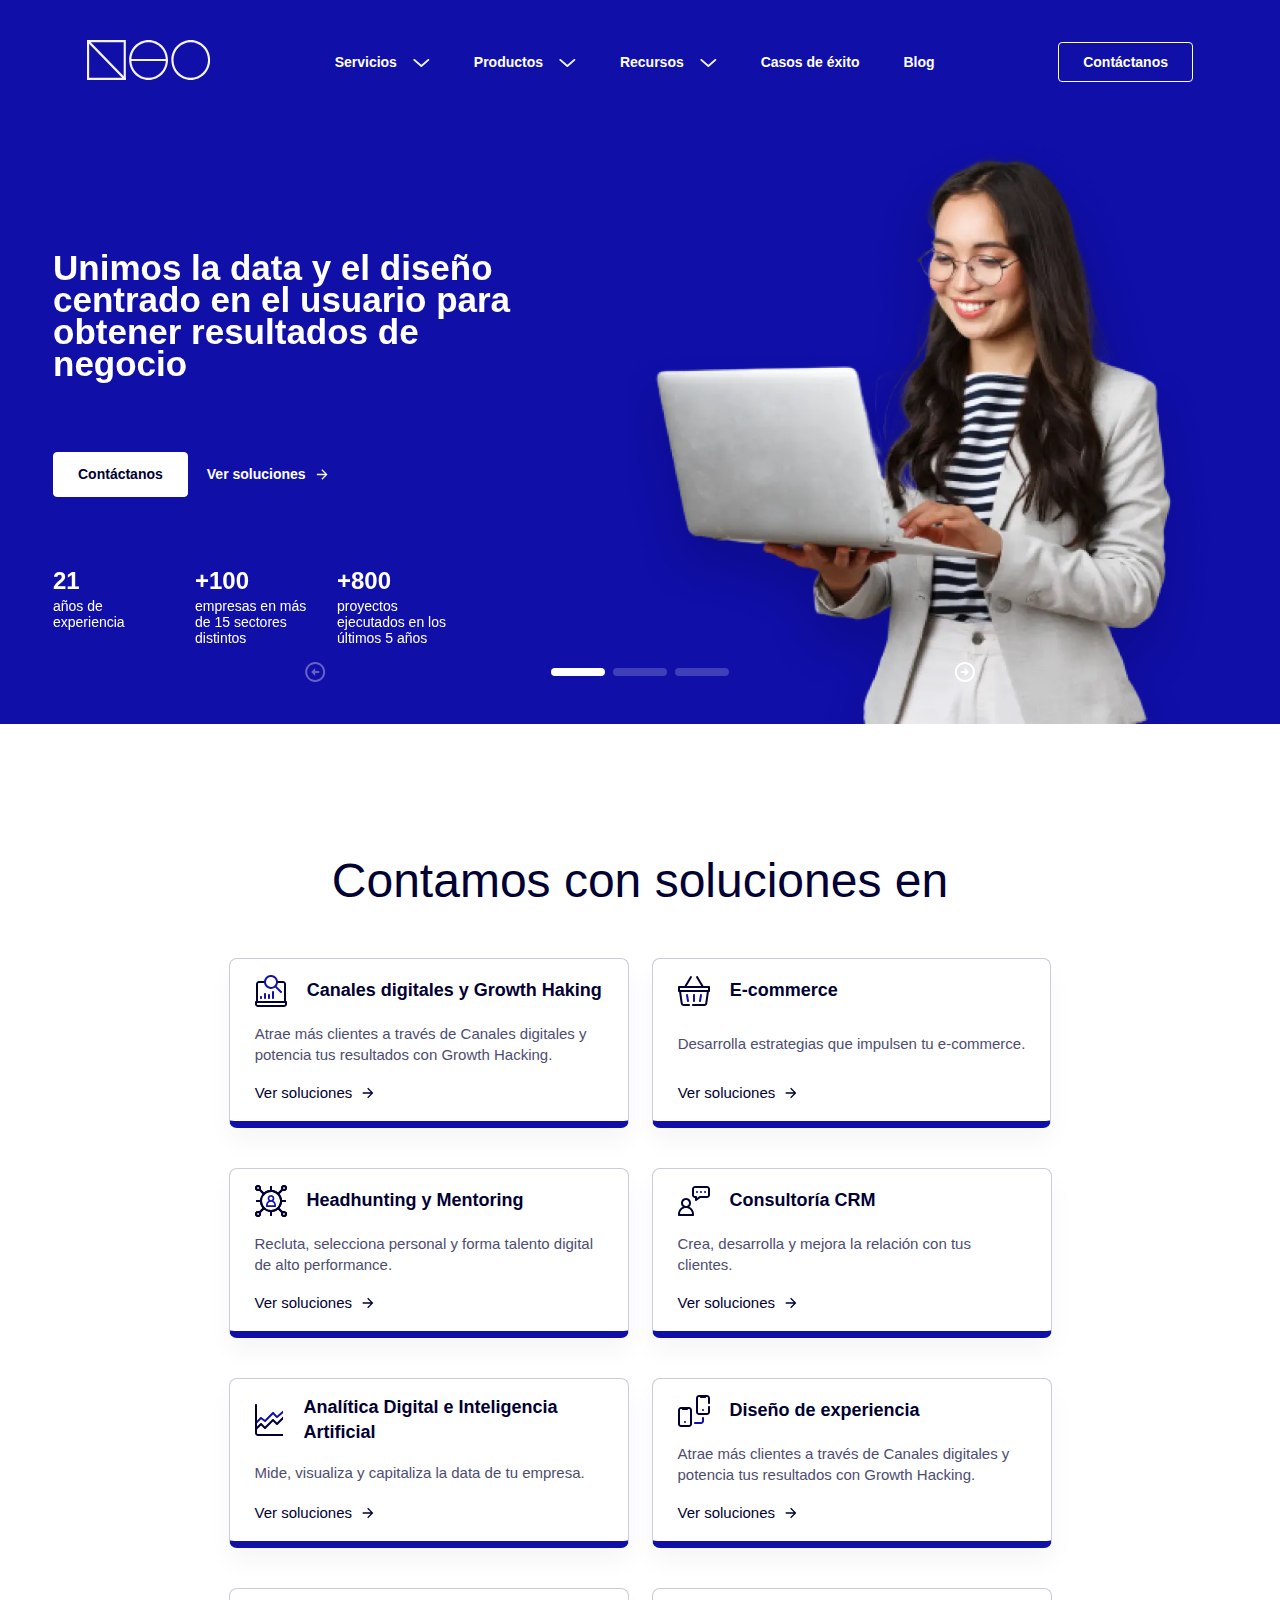
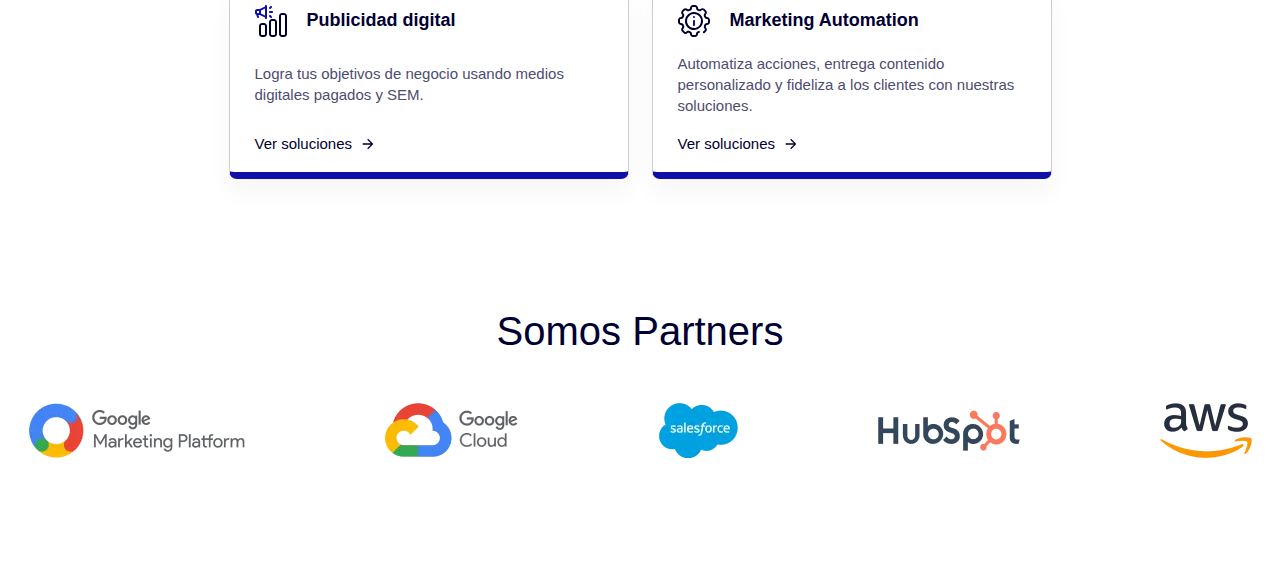
<file: test-layout/pages/index.html>
<!DOCTYPE html>
<html lang="en">

<head>
    <meta charset="UTF-8" />
    <meta http-equiv="X-UA-Compatible"
          content="IE=edge" />
    <meta name="viewport"
          content="width=device-width, initial-scale=1.0" />
    <link rel="stylesheet"
          href="../static/styles/style.css">
    <link rel="stylesheet"
          href="../static/styles/global.css">
    <link rel="stylesheet"
          href="../static/styles/dropdown.css">
    <link rel="stylesheet"
          href="../static/styles/burgermenu.css">
    <link rel="stylesheet"
          href="https://cdn.jsdelivr.net/npm/swiper@8/swiper-bundle.min.css"/>
    <link rel="stylesheet" href="../static/styles/swiper.css">
    <link rel="stylesheet"
          href="../static/styles/adaptive.css">
    <title>test layout</title>
</head>

<body>
    <!--Header-->

    <header class="header">
        <div class="hamburger-menu">
            <input id="menu__toggle" type="checkbox" />
            <label class="menu__btn" for="menu__toggle">
                <span></span>
            </label>
            <div class="menu__box">
                <ul class="menu__box-wrapper">
                    <li class="box-wrapper__item">
                    <a href="#"
                       class="header__burger-menu-link">Servicios</a>
                    <svg class="navigation-list__vector vector-services">
                        <use xlink:href="../static/icons/sprite.svg#arrowblue"></use>
                    </svg>
                    </li>
                    <li class="box-wrapper__item">
                        <a href="#" class="header__burger-menu-link">Productos</a>
                        <svg class="navigation-list__vector vector-product">
                            <use xlink:href="../static/icons/sprite.svg#arrowblue"></use>
                        </svg>
                    </li>
                    <li class="box-wrapper__item">
                        <a href="#" class="header__burger-menu-link">Recursos</a>
                        <svg class="navigation-list__vector vector-product">
                            <use xlink:href="../static/icons/sprite.svg#arrowblue"></use>
                        </svg>
                    </li>
                    <li>
                        <a href="#" class="header__burger-menu-link">Casos de éxito</a>
                    </li>
                    <li>
                        <a href="#" class="header__burger-menu-link">Blog</a>
                    </li>
                </ul>
            </div>
        </div>
        <div class="header__header-logo ">
            <svg class="header-logo__icon">
                <use xlink:href="../static/icons/sprite.svg#logo"></use>
            </svg>
        </div>
        <nav class="header__navigation-bar">
            <ul class="navigation-bar__navigation-list">
                <li class="dropdown-btn-service">
                    <a href="#"
                       class="navigation-list__item navigation-list__margin-right">Servicios</a>
                    <a href="#"><svg class="navigation-list__vector vector-services">
                        <use xlink:href="../static/icons/sprite.svg#vector"></use>
                    </svg>
                    </a>
                    <div class="navigation-list__dropdown dropdown-services">
                        <ul class="dropdown__dropdown-list">
                            <li class="dropdown-list__dropdown-item">
                                <svg class="dropdown-item__dropdown-icon">
                                    <use xlink:href="../static/icons/sprite.svg#search"></use>
                                </svg>
                                <a href="#" class="dropdown-item__dropdown-link">Canales digitales y Growth Haking</a>
                            </li>
                            <li class="dropdown-list__dropdown-item">
                                <svg class="dropdown-item__dropdown-icon">
                                    <use xlink:href="../static/icons/sprite.svg#basket"></use>
                                </svg>
                                <a href="#" class="dropdown-item__dropdown-link">E-commerce</a>
                            </li>
                            <li class="dropdown-list__dropdown-item">
                                <svg class="dropdown-item__dropdown-icon">
                                    <use xlink:href="../static/icons/sprite.svg#users"></use>
                                </svg>
                                <a href="#" class="dropdown-item__dropdown-link">Headhunting y Mentoring</a>
                            </li>
                            <li class="dropdown-list__dropdown-item">
                                <svg class="dropdown-item__dropdown-icon">
                                    <use xlink:href="../static/icons/sprite.svg#consultation"></use>
                                </svg>
                                <a href="#" class="dropdown-item__dropdown-link">Consultoría CRM</a>
                            </li>
                            <li class="dropdown-list__dropdown-item">
                                <svg class="dropdown-item__dropdown-icon">
                                    <use xlink:href="../static/icons/sprite.svg#rise"></use>
                                </svg>
                                <a href="#" class="dropdown-item__dropdown-link">Analítica Digital e Inteligencia Artificial</a>
                            </li>
                            <li class="dropdown-list__dropdown-item">
                                <svg class="dropdown-item__dropdown-icon">
                                    <use xlink:href="../static/icons/sprite.svg#sync"></use>
                                </svg>
                                <a href="#" class="dropdown-item__dropdown-link">Diseño de experiencia</a>
                            </li>
                            <li class="dropdown-list__dropdown-item">
                                <svg class="dropdown-item__dropdown-icon">
                                    <use xlink:href="../static/icons/sprite.svg#statistic"></use>
                                </svg>
                                <a href="#" class="dropdown-item__dropdown-link">Publicidad digital</a>
                            </li>
                            <li class="dropdown-list__dropdown-item">
                                <svg class="dropdown-item__dropdown-icon">
                                    <use xlink:href="../static/icons/sprite.svg#settings"></use>
                                </svg>
                                <a href="#" class="dropdown-item__dropdown-link">Marketing Automation</a>
                            </li>
                        </ul>
                    </div>
                </li>
                <li class="dropdown-btn-product">
                    <a href="#"
                       class="navigation-list__item navigation-list__margin-right">Productos</a>
                    <svg class="navigation-list__vector vector-product">
                        <use xlink:href="../static/icons/sprite.svg#vector"></use>
                    </svg>
                    <div class="navigation-list__dropdown dropdown-product">
                        <ul class="dropdown__dropdown-list">
                            <li class="dropdown-list__dropdown-item">
                                <svg class="dropdown-item__dropdown-icon">
                                    <use xlink:href="../static/icons/sprite.svg#skills"></use>
                                </svg>
                                <a href="#" class="dropdown-item__dropdown-link">Neo Digital Skills</a>
                            </li>
                            <li class="dropdown-list__dropdown-item">
                                <svg class="dropdown-item__dropdown-icon">
                                    <use xlink:href="../static/icons/sprite.svg#cube"></use>
                                </svg>
                                <a href="#" class="dropdown-item__dropdown-link">Otros</a>
                            </li>
                        </ul>
                    </div>
                </li>
                <li class="dropdown-btn-resources">
                    <a href="#"
                       class="navigation-list__item navigation-list__margin-right">Recursos</a>
                    <svg class="navigation-list__vector vector-resources">
                        <use xlink:href="../static/icons/sprite.svg#vector"></use>
                    </svg>
                    <div class="navigation-list__dropdown dropdown-resources">
                        <ul class="dropdown__dropdown-list">
                            <li class="dropdown-list__dropdown-item">
                                <svg class="dropdown-item__dropdown-icon">
                                    <use xlink:href="../static/icons/sprite.svg#cloud"></use>
                                </svg>
                                <a href="#" class="dropdown-item__dropdown-link">Descargables</a>
                            </li>
                            <li class="dropdown-list__dropdown-item">
                                <svg class="dropdown-item__dropdown-icon">
                                    <use xlink:href="../static/icons/sprite.svg#video"></use>
                                </svg>
                                <a href="#" class="dropdown-item__dropdown-link">Webinnars</a>
                            </li>
                        </ul>
                    </div>
                </li>
                <li>
                    <a href="#"
                       class="navigation-list__item">Casos de éxito</a>
                </li>
                <li>
                    <a href="#"
                       class="navigation-list__item">Blog</a>
                </li>
            </ul>
        </nav>
        <div class="header__header-button">
            <button class="header-button__button">Contáctanos</button>
        </div>
    </header>

    <!--Header-->


    <main>

        <!--Hero-->

        <div class="swiper-container">
            <div class="swiper-wrapper">
                <div class="swiper-slide">
                    <div class="hero">
                        <div class="container">
                            <div class="hero-main-content__hero-content-description">
                                <h1 class="hero-content-description__hero-title">Unimos la data y el diseño centrado en el usuario para obtener resultados de negocio</h1>
                                <div class="hero-content-description__hero-block-button">
                                    <div class="button-hero-wrapper">
                                        <button class="hero-block-button__hero-button">Contáctanos</button>
                                    </div>
                                    <div class="link-hero-wrapper">
                                        <a class="link-hero-wrapper__link" href="#">Ver soluciones</a>
                                        <svg class="link-hero-wrapper__arrow">
                                            <use xlink:href="../static/icons/sprite.svg#arrow"></use>
                                        </svg>
                                    </div>
                                </div>

                                <div class="hero-content-description__block-clients">
                                    <div class="block-clients__works">
                                        <p class="block-clients__number">
                                            21
                                        </p>
                                        <p class="block-clients__description">
                                            años de experiencia
                                        </p>
                                    </div>
                                    <div class="block-clients__works">
                                        <p class="block-clients__number">
                                            +100
                                        </p>
                                        <p class="block-clients__description">
                                            empresas en más de 15 sectores distintos
                                        </p>
                                    </div>
                                    <div class="block-clients__works">
                                        <p class="block-clients__number">
                                            +800
                                        </p>
                                        <p class="block-clients__description">
                                            proyectos ejecutados en los últimos 5 años
                                        </p>
                                    </div>
                                </div>
                            </div>
                        </div>
                        <div class="hero__hero-images">
                            <img class="hero-images__woman" src="../static/images/woman.webp" height="800" width="754"/>
                            <svg class="hero-images__subtract">
                                <use xlink:href="../static/icons/sprite.svg#subtract"></use>
                            </svg>
                        </div>
                    </div>
                </div>

                <div class="swiper-slide">
                    <div class="hero">
                        <div class="container">
                            <div class="hero-main-content__hero-content-description">
                                <h1 class="hero-content-description__hero-title">Unimos la data y el diseño centrado en el usuario para obtener resultados de negocio</h1>
                                <div class="hero-content-description__hero-block-button">
                                    <div class="button-hero-wrapper">
                                        <button class="hero-block-button__hero-button">Contáctanos</button>
                                    </div>
                                    <div class="link-hero-wrapper">
                                        <a class="link-hero-wrapper__link" href="#">Ver soluciones</a>
                                        <svg class="link-hero-wrapper__arrow">
                                            <use xlink:href="../static/icons/sprite.svg#arrow"></use>
                                        </svg>
                                    </div>
                                </div>

                                <div class="hero-content-description__block-clients">
                                    <div class="block-clients__works">
                                        <p class="block-clients__number">
                                            21
                                        </p>
                                        <p class="block-clients__description">
                                            años de experiencia
                                        </p>
                                    </div>
                                    <div class="block-clients__works">
                                        <p class="block-clients__number">
                                            +100
                                        </p>
                                        <p class="block-clients__description">
                                            empresas en más de 15 sectores distintos
                                        </p>
                                    </div>
                                    <div class="block-clients__works">
                                        <p class="block-clients__number">
                                            +800
                                        </p>
                                        <p class="block-clients__description">
                                            proyectos ejecutados en los últimos 5 años
                                        </p>
                                    </div>
                                </div>
                            </div>
                        </div>
                        <div class="hero__hero-images">
                            <img class="hero-images__woman" src="../static/images/woman.webp" height="800" width="754"/>
                            <svg class="hero-images__subtract">
                                <use xlink:href="../static/icons/sprite.svg#subtract"></use>
                            </svg>
                        </div>
                    </div>
                </div>

                <div class="swiper-slide">
                    <div class="hero">
                        <div class="container">
                            <div class="hero-main-content__hero-content-description">
                                <h1 class="hero-content-description__hero-title">Unimos la data y el diseño centrado en el usuario para obtener resultados de negocio</h1>
                                <div class="hero-content-description__hero-block-button">
                                    <div class="button-hero-wrapper">
                                        <button class="hero-block-button__hero-button">Contáctanos</button>
                                    </div>
                                    <div class="link-hero-wrapper">
                                        <a class="link-hero-wrapper__link" href="#">Ver soluciones</a>
                                        <svg class="link-hero-wrapper__arrow">
                                            <use xlink:href="../static/icons/sprite.svg#arrow"></use>
                                        </svg>
                                    </div>
                                </div>

                                <div class="hero-content-description__block-clients">
                                    <div class="block-clients__works">
                                        <p class="block-clients__number">
                                            21
                                        </p>
                                        <p class="block-clients__description">
                                            años de experiencia
                                        </p>
                                    </div>
                                    <div class="block-clients__works">
                                        <p class="block-clients__number">
                                            +100
                                        </p>
                                        <p class="block-clients__description">
                                            empresas en más de 15 sectores distintos
                                        </p>
                                    </div>
                                    <div class="block-clients__works">
                                        <p class="block-clients__number">
                                            +800
                                        </p>
                                        <p class="block-clients__description">
                                            proyectos ejecutados en los últimos 5 años
                                        </p>
                                    </div>
                                </div>
                            </div>
                        </div>
                        <div class="hero__hero-images">
                            <img class="hero-images__woman" src="../static/images/woman.webp" height="800" width="754"/>
                            <svg class="hero-images__subtract">
                                <use xlink:href="../static/icons/sprite.svg#subtract"></use>
                            </svg>
                        </div>
                    </div>
                </div>
            </div>
                <div class="swiper-button-prev">
                    <p class="swiper-button-disabled swiper-button-text-left">Anterior</p>
                </div>
                <div class="swiper-button-next">
                    <p class="swiper-button-disabled swiper-button-text-right">Siguiente</p>
                </div>
                <div class="swiper-pagination my-swiper"></div>
            </div>
        </div>

        <!--Hero-->

        <!--Solutions-->

        <section class="solutions container">
            <h2 class="solutions__title">Contamos con soluciones en</h2>
            <div class="solutions__sentence-block-wrapper">
                <div class="sentence-block-wrapper__sentence-block">
                    <div class="sentence-block__title-image">
                        <svg class="dropdown-item__dropdown-icon">
                            <use xlink:href="../static/icons/sprite.svg#search"></use>
                        </svg>
                        <h3 class="sentence-block__title">Canales digitales y Growth Haking</h3>
                    </div>
                    <p class="sentence-block__text">Atrae más clientes a través de Canales digitales y potencia tus resultados con Growth Hacking.</p>
                    <div class="sentence-block__link-icon">
                        <a class="sentence-block__link" href="#">Ver soluciones</a>
                            <svg class="sentence-block__icon">
                            <use xlink:href="../static/icons/sprite.svg#arrowblack"></use>
                        </svg>
                    </div>
                </div>
                <div class="sentence-block-wrapper__sentence-block">
                    <div class="sentence-block__title-image">
                        <svg class="dropdown-item__dropdown-icon">
                            <use xlink:href="../static/icons/sprite.svg#basket"></use>
                        </svg>
                        <h3 class="sentence-block__title">E-commerce</h3>
                    </div>
                    <p class="sentence-block__text">Desarrolla estrategias que impulsen tu e-commerce.</p>
                    <div class="sentence-block__link-icon">
                        <a class="sentence-block__link" href="#">Ver soluciones</a>
                        <svg class="sentence-block__icon">
                            <use xlink:href="../static/icons/sprite.svg#arrowblack"></use>
                        </svg>
                    </div>
                </div>
                <div class="sentence-block-wrapper__sentence-block">
                    <div class="sentence-block__title-image">
                        <svg class="dropdown-item__dropdown-icon">
                            <use xlink:href="../static/icons/sprite.svg#users"></use>
                        </svg>
                        <h3 class="sentence-block__title">Headhunting y Mentoring</h3>
                    </div>
                    <p class="sentence-block__text">Recluta, selecciona personal y forma talento digital de alto performance.</p>
                    <div class="sentence-block__link-icon">
                        <a class="sentence-block__link" href="#">Ver soluciones</a>
                        <svg class="sentence-block__icon">
                            <use xlink:href="../static/icons/sprite.svg#arrowblack"></use>
                        </svg>
                    </div>
                </div>
                <div class="sentence-block-wrapper__sentence-block">
                    <div class="sentence-block__title-image">
                        <svg class="dropdown-item__dropdown-icon">
                            <use xlink:href="../static/icons/sprite.svg#consultation"></use>
                        </svg>
                        <h3 class="sentence-block__title">Consultoría CRM</h3>
                    </div>
                    <p class="sentence-block__text">Crea, desarrolla y mejora la relación con tus clientes.</p>
                    <div class="sentence-block__link-icon">
                        <a class="sentence-block__link" href="#">Ver soluciones</a>
                        <svg class="sentence-block__icon">
                            <use xlink:href="../static/icons/sprite.svg#arrowblack"></use>
                        </svg>
                    </div>
                </div>
                <div class="sentence-block-wrapper__sentence-block">
                    <div class="sentence-block__title-image">
                        <svg class="dropdown-item__dropdown-icon">
                            <use xlink:href="../static/icons/sprite.svg#rise"></use>
                        </svg>
                        <h3 class="sentence-block__title">Analítica Digital e Inteligencia Artificial</h3>
                    </div>
                    <p class="sentence-block__text">Mide, visualiza y capitaliza la data de tu empresa.</p>
                    <div class="sentence-block__link-icon">
                        <a class="sentence-block__link" href="#">Ver soluciones</a>
                        <svg class="sentence-block__icon">
                            <use xlink:href="../static/icons/sprite.svg#arrowblack"></use>
                        </svg>
                    </div>
                </div>
                <div class="sentence-block-wrapper__sentence-block">
                    <div class="sentence-block__title-image">
                        <svg class="dropdown-item__dropdown-icon">
                            <use xlink:href="../static/icons/sprite.svg#sync"></use>
                        </svg>
                        <h3 class="sentence-block__title">Diseño de experiencia</h3>
                    </div>
                    <p class="sentence-block__text">Atrae más clientes a través de Canales digitales y potencia tus resultados con Growth Hacking.</p>
                    <div class="sentence-block__link-icon">
                        <a class="sentence-block__link" href="#">Ver soluciones</a>
                        <svg class="sentence-block__icon">
                            <use xlink:href="../static/icons/sprite.svg#arrowblack"></use>
                        </svg>
                    </div>
                </div>
                <div class="sentence-block-wrapper__sentence-block">
                    <div class="sentence-block__title-image">
                        <svg class="dropdown-item__dropdown-icon">
                            <use xlink:href="../static/icons/sprite.svg#statistic"></use>
                        </svg>
                        <h3 class="sentence-block__title">Publicidad digital</h3>
                    </div>
                    <p class="sentence-block__text">Logra tus objetivos de negocio usando medios digitales pagados y SEM.</p>
                    <div class="sentence-block__link-icon">
                        <a class="sentence-block__link" href="#">Ver soluciones</a>
                        <svg class="sentence-block__icon">
                            <use xlink:href="../static/icons/sprite.svg#arrowblack"></use>
                        </svg>
                    </div>
                </div>
                <div class="sentence-block-wrapper__sentence-block">
                    <div class="sentence-block__title-image">
                        <svg class="dropdown-item__dropdown-icon">
                            <use xlink:href="../static/icons/sprite.svg#settings"></use>
                        </svg>
                        <h3 class="sentence-block__title">Marketing Automation</h3>
                    </div>
                    <p class="sentence-block__text">Automatiza acciones,
                        entrega contenido personalizado y fideliza a los clientes con nuestras soluciones.</p>
                    <div class="sentence-block__link-icon">
                        <a class="sentence-block__link" href="#">Ver soluciones</a>
                        <svg class="sentence-block__icon">
                            <use xlink:href="../static/icons/sprite.svg#arrowblack"></use>
                        </svg>
                    </div>
                </div>
            </div>
        </section>

        <!--Solutions-->

    </main>

    <footer>

        <!--Footer-->

        <div class="footer__footer-wrapper container">
            <h2 class="footer-wrapper__titile">Somos Partners</h2>
            <div class="footer-wrapper__block-images">
                <img src="../static/images/Google Marketing Platform.webp" height="56" width="217"/>
                <img src="../static/images/Google Cloud.webp" height="56" width="136"/>
                <img src="../static/images/sales.webp" height="56" width="80"/>
                <img src="../static/images/hubspot.webp" height="41" width="142"/>
                <img src="../static/images/AWS.webp" height="56" width="93"/>
            </div>
        </div>
    </footer>

    <!--Footer-->

    <script src="../static/JS/dropDown.js"></script>
    <script src="../static/JS/burgerMenu.js"></script>
    <script src="https://cdn.jsdelivr.net/npm/swiper@8/swiper-bundle.min.js"></script>
    <script src="../static/JS/carousel.js"></script>
</body>

</html>
</file>
<file: gravity falls/style.css>
body{
    margin: 0;
    padding: 0;
}

.blockMainImg{
    display: flex;
    justify-content: center;
}

.mainImg{
    width: 100%;
    height: 85vh;
}

.navBar{
    width: 80%;
    display: flex;
    justify-content: center;
    position: absolute;
}

.blockMainImg a{
    color: white;
    text-decoration: none;
    font-size: 25px;
    font-family: fantasy;
    padding: 27px 15px 10px 25px;
}

.blockMainImg a:hover{
    font-size: 27px;
    border-bottom: 3px solid rgb(218, 205, 205);
}

main{
    display: block;
    width: 100%;
    height: 85vh;
    background-color: rgb(67, 222, 29, 0.38);
    margin-top: -63px;
}

.container{
    width: 1110px;
    margin: 0 auto;
    height: 20%;
}
main h1 {
    width: 100%;
    display: flex;
    justify-content: center;
    color: white;
    margin: 0 auto;
    font-size: 100px;
    font-family: fantasy;
    font-weight: 500;
    letter-spacing: 2px;
}

.textMain{
    width: 80%;
    display: flex;
    align-items: center;
    justify-content: space-between;
    margin: 0 auto;
}

.textMain p {
    font-size: 30px;
    color: white;
    margin-left: 29px;
    width: 50%;
    font-family: fantasy;
    letter-spacing: 1px;
    word-spacing: 8px;
}
.blockrightImg img {
    width: 483px;
    height: 517px;
    margin-right: 20%;
}

.aside{
    background-color: rgb(250, 80, 193, 0.3);
}

.container{
    max-width: 80%;
    margin: 0 auto;
}

.buildBlock{
    display: flex;
    justify-content: space-around;
    align-items: center;
    flex-wrap: wrap;
}

.minBlock{
    display: flex;
    justify-content: center;
    align-items: center;
    flex-direction: column;
    padding: 50px;
}

.minBlock img{ 
    border-radius: 50%;
}

.minBlock h3{
    color: white;
    font-size: 30px;
    font-family: fantasy;
    font-weight: 500;
    letter-spacing: 2px;
    word-spacing: 5px;
}
</file>
<file: Maket 1/style.css>
* {
    margin: 0;
    padding: 0;
    box-sizing: border-box;
}

.header {
    width: 100%;
    min-height: 900px;
    background-image: url(img/sloganBackgroundImage.png);
    background-position: center;
    background-repeat: no-repeat;
    background-size: cover;
}

.sloganScreen {
    margin-top: 220px;
    width: 100%;
    display: flex;
    align-items: center;
    flex-direction: column;
}

.navigationBar {
    display: flex;
    align-items: center;
    justify-content: flex-end;
    padding: 38px 405px 37px 40px;
    border-bottom: 1px solid #A1A1A1;
}

@media (max-width: 1440px) {
    .navigationBar {
        padding: 38px;
        justify-content: center;
    }
}

.navigationBar__link {
    font-family: 'Montserrat', sans-serif;
    font-family: Montserrat;
    font-size: 16px;
    line-height: 1.5;
    color: #ffffff;
    text-decoration: none;
}


.navigationBar__link:not(:last-child) {
    margin-right: 40px;
}


.navigationBar a {
    display: inline-block;
    color: #ffffff;
    line-height: 1;
    text-decoration: none;
    cursor: pointer;
    position: relative;
}

.navigationBar a:after {
    position: absolute;
    bottom: -38px;
    background-color: #ffffff;
    display: block;
    content: "";
    height: 2px;
    width: 0%;
    -webkit-transition: width .3s ease-in-out;
    -moz--transition: width .3s ease-in-out;
    transition: width .3s ease-in-out;

}

.navigationBar a:hover:after,
.navigationBar a:focus:after {
    width: 100%;
}

@media (max-width: 678px) {
    .navigationBar__link {
        display: none !important;
    }
}

.sloganScreen__prefix {
    max-width: min(90vw, 829px);
    font-size: 16px;
    color: #ffffff;
    font-family: 'Montserrat', sans-serif;
    text-align: center;
}

.sloganScreen__title {
    margin-top: 20px;
    max-width: min(90vw, 829px);
    color: #ffffff;
    font-family: 'Montserrat', sans-serif;
    text-align: center;
    font-weight: 800;
    font-size: 48px;
    line-height: 1.33;
}

.actionInSlogan {
    margin-top: 70px;
}

.action {
    min-width: 200px;
    border-radius: 30px;
    background-color: #4985FF;
    box-shadow: 0px 0px 10px rgba(111, 111, 111, 0.25);

    font-family: 'Montserrat', sans-serif;
    font-weight: 500;
    font-size: 16px;
    line-height: 1.25;
    color: #ffffff;

    padding: 13px 36px 15px;
    border: none;
    cursor: pointer;
}

.action:hover {
    opacity: 0.8;
}

/*Trust trigger*/

.services {
    padding-top: 110px;
    width: 100%;
    min-height: 800px;
    background-color: #F6F6F8;

    display: flex;
    flex-direction: column;
    align-items: center;
}

.services__title {
    font-family: 'Montserrat', sans-serif;
    max-width: min(90vw, 739px);
    font-weight: bold;
    font-size: 36px;
    line-height: 1.47;
    text-align: center;
    color: #323232;
}

.services__subTitle {
    margin-top: 36px;
    font-family: 'Montserrat', sans-serif;
    max-width: min(90vw, 730px);
    font-size: 16px;
    line-height: 1.56;
    text-align: center;
    color: #999999;
}

.services__list {
    margin-top: 70px;
    max-width: 1120px;
    display: flex;
    justify-content: center;
    flex-wrap: wrap;
}

.services__list__item {
    display: flex;
}

.services__list__item:not(:first-child) {
    margin-left: 30px;
}

@media (max-width: 1120px) {
    .services__list__item {
        margin-top: 20px;
    }

    .services__list__item:nth-child(2) {
        margin-left: 30px;
    }

    .services__list__item:not(:nth-child(2)) {
        margin-left: 0;
    }
}

@media (max-width: 1120px) {
    .services__list__item {
        margin-top: 20px;
        margin-left: 0 !important;
    }
}

.services__list__item__icon {
    display: block;
    width: 110px;
    height: 110px;
    margin-right: 17px;
}

.services__list__item__title {
    margin-top: 46px;
    max-width: 226px;

    font-family: 'Montserrat', sans-serif;
    font-weight: 600;
    font-size: 18px;
    line-height: 1.22;
    color: #000000;
}

.services__list__item__subTitle {
    margin-top: 12px;
    max-width: 226px;
    font-family: 'Montserrat', sans-serif;
    font-size: 14px;
    line-height: 1.57;
    color: #999999;
}

.actionInServices {
    margin-top: 55px;
}


/*Trust trigger*/

/*Standards*/

.standards {
    width: 100%;
    height: 800px;
    display: flex;
    justify-content: center;
    align-content: space-between;
    align-items: center;
    flex-direction: column;
    background-color: #E5E5E5;
}

.text__standerts__1 {
    font-family: 'Montserrat', sans-serif;
    color: black;
    width: 424px;
    height: 88px;
    font-size: 36px;
    
}

.text__standerts__2 {
    font-family: 'Montserrat', sans-serif;
    font-size: 16px;
    width: 489px;
    height: 117px;
    color: grey;

}

.link__standards {
    font-family: 'Montserrat', sans-serif;
    font-size: 16px;
    width: 202px;
    height: 20px;
    color: #4985FF;
    
}

.img__1 {
    background-image: url(img/04eebe36e2806203009c203ec4fcc4be.jpg);
    width: 500px;
    height: 400px;
    margin-left: 500px;
    position: absolute;
    top: 1800px;
    right: 205px;
    border-radius: 50px;
}
</file>
<file: Maket 2/css/style.css>
* {
    font-family: 'Roboto', sans-serif;
    box-sizing: border-box;
    padding: 0;
	margin: 0;
	border: 0;
}

:root {
    --color-gold: #C8A35F;
    --color-white: #FFF;
    --color-black: #2F343A;
    --color-gray: #393F47;
}

.container {
    max-width: 1110px;
    margin: 0 auto;
}

a, a:visited, a:hover {
    text-decoration: none;
}


.goldLine {
    width: 90px;
    min-height: 6px;
    background-color: var(--color-gold);
}

.lineTop {
    min-height: 45px;
    background-color: var(--color-gold);
    color: var(--color-white);
    padding-top: 11px;
}

.lineTopWrapper {
    display: flex;
    justify-content: space-between;
}

.lineTopLang {
    min-width: 82px;
    display: flex;
    justify-content: space-between;
}

.lineTopLangLink {
    font-size: 12px;
    color: var(--color-white);
    text-transform: uppercase;
}

.lineTopEng, .lineTopFr {
    opacity: 0.5;
}

.lineTopLang a:hover {
    text-decoration: underline;
}

.lineTopPhoneLink, .lineTopEmailLink{
    font-size: 12px;
    color: var(--color-white);
}

.header {
    background-color: var(--color-black);
}

.headerWrapper {
    min-height: 100px;
    display: flex;
    justify-content: space-between;
    align-items: center;
}

.headerLeft {
    display: flex; 
    justify-content: space-between;
    min-width: 347px;
}

.headerPlaceholder {
    display: flex;
    align-items: center;
}

.headerPlaceholderLink {
    font-size: 14px;
    letter-spacing: 0.05em;
    color: var(--color-white);
    margin-left: 13px;
}

.headerPlaceholder::before {
    content: '';
    width: 46px;
    min-height: 0.5px;
    background-color: #F2F2F2;
    transform: rotate(90deg);
    margin-right: -7px;
}

.headerMenu {
    display: flex;
    justify-content: space-between;
    flex-wrap: wrap;
    min-width: 412px;
}

.headerMenu li {
    list-style: none;
    padding: 0 10px;
}

.headerMenuLink{
    font-size: 14px;
    letter-spacing: 0.05em;
    text-transform: uppercase;
    color: var(--color-white);
}

.main {
    min-height: 620px;
    background: url(../img/Rectangle.jpg) center center / cover no-repeat;
    padding-top: 155px;
}

.mainBlock {
    max-width: 920px;
    min-height: 245px;
    margin: 0 auto;
    border: 1px solid var(--color-gold);
    padding: 15px;
}

.mainTitle {
    margin-top: 30px;
    font-weight: 700;
    font-size: 64px;
    text-align: center;
    letter-spacing: 0.05em;
    text-transform: uppercase;
    color: var(--color-white);
}

.mainDescription {
    margin-top: 29px;
    font-size: 18px;
    line-height: 1.55;
    text-align: center;
    color: var(--color-white);
}

.mainMouse {
    text-align: center;
    margin-top: 140px;
}

.slider { 
    min-height: 561px;
    background: linear-gradient(to left, var(--color-gray) 38%, var(--color-black) 38% 62%, var(--color-gray) 62%);
    padding-top: 120px;
}

.sliderWrapper {
    display: flex;
    justify-content: space-between;
    position: relative;
    min-height: 318px;
}

.sliderTitle {
    font-weight: 700;
    font-size: 40px;
    letter-spacing: 0.05em;
    text-transform: uppercase;
    color: var(--color-white);
    margin-top: 20px;
    padding: 10px 10px 10px 0;
}

.sliderDescription {
    font-size: 18px;
    line-height: 1.55;
    color: var(--color-white);
    margin-top: 5px;
    padding: 10px 10px 10px 0;
    max-width: 400px;
}

.sliderButton {
    width: 220px;
    min-height: 55px;
    background-color: var(--color-gold);
    font-weight: 500;
    font-size: 16px;
    text-align: center;
    letter-spacing: 0.1em;
    text-transform: uppercase;
    color: var(--color-white);
    margin-top: 41px;
    cursor: pointer;
}

.sliderButton:hover {
    opacity: 0.8;
}

.sliderItems {
    display: flex;
    flex-direction: column;
    justify-content: space-between;
    width: 153px;
    margin-top: 27px;
}

.sliderItemNext, .sliderItemBack {
    display: flex;
    justify-content: space-between;
}

.sliderItemsText {
    margin-top: 5px;
}

.sliderItemsLink {
    font-weight: 500;
    font-size: 16px;
    text-align: center;
    letter-spacing: 0.1em;
    text-transform: uppercase;
    color: var(--color-gold);
}

.sliderArrow {
    transform: rotate(180deg);
}

.sliderImage {
    position: absolute;
    left: 475px;
    top: 45px;
}

.services {
    min-height: 744px;
    background-color: var(--color-black);
    padding-top: 120px;
}

.servicesTitle {
    padding-top: 40px;
    font-weight: 700;
    font-size: 40px;
    letter-spacing: 0.05em;
    text-transform: uppercase;
    color: var(--color-white);
}

.servicesBlocks {
    display: grid;
    grid-template: 180px 180px / 1fr 1fr 1fr 1fr;
    gap: 1px;
    margin-top: 49px;
}

.servicesBlock {
    background-color: var(--color-gray);
}

.servicesBlock:hover {
    background-color: var(--color-gold);
    transition: 0.6s;
}

.servicesBlock:hover .servicesRound {
    background-color: var(--color-white);
    transition: 0.6s;
}

.servicesBlock:hover .iconPlane {
    fill: var(--color-black);
}

.servicesContent {
    display: flex;
    flex-direction: column;
    align-items: center;
}

.servicesRound {
    display: flex;
    justify-content: center;
    align-items: center;
    width: 70px;
    min-height: 70px;
    border-radius: 50%;
    margin-top: 35px;
}

.servicesSubtitle {
    font-weight: 700;
    font-size: 18px;
    text-align: center;
    letter-spacing: 0.05em;
    text-transform: uppercase;
    color: var(--color-white);
    text-align: center;
    margin-top: 23px;
}

.aboutCompany {
    min-height: 600px;
    background-color: var(--color-black);
    padding-top: 58px;
}

.aboutCompanyWrapper {
    display: flex;
    justify-content: space-between;
    position: relative;
}

.aboutCompanyText {
    position: relative;
    z-index: 1;
    flex-basis: 450px;
}

.aboutCompanyLine {
    width: 90px;
    min-height: 6px;
    background: var(--color-gold);
    margin-top: 20px;
}

.aboutCompanyTitle {
    font-weight: 700;
    font-size: 40px;
    letter-spacing: 0.05em;
    text-transform: uppercase;
    color: var(--color-white);
    margin-top: 40px;
}

.aboutCompanyDescription {
    font-weight: 400;
    font-size: 16px;
    line-height: 1.44;
    color: var(--color-white);
    margin-top: 18px;
}

.aboutCompanyBlocks {
    position: relative;
    z-index: 1;
    display: grid;
    grid-template: 160px 160px / 1fr 1fr 1fr;
    flex-grow: 1;
    margin: 20px 0 0 65px;
}

.aboutCompanyBlock {
    background-color: var(--color-white);
    color: var(--color-black);
    border: 0.25px solid var(--color-gold);
}

.aboutCompanyBlock:nth-child(2) {
    border: none;
    border-top: 0.25px solid var(--color-gold);
}

.aboutCompanyBlock:nth-child(4) {
    border-top: none;
    border-right: none;
}

.aboutCompanyBlockTitle {
    font-weight: 700;
    font-size: 64px;
    text-align: center;
    letter-spacing: 0.05em;
    margin-top: 23px;
}

.aboutCompanyBlockSubtitle {
    font-size: 18px;
    text-align: center;
    letter-spacing: 0.05em;
    color: #000000;
    margin-top: -3px;
}

.aboutCompanyBlockDescription {
    font-size: 12px;
    text-align: center;
    color: #000000;
    margin-top: 10px;
}

.aboutCompanyBlackBlock {
    position: absolute;
    width: 410px;
    min-height: 482px;
    background-color: var(--color-gray);
    left: 351px;
    top: -59px;
    z-index: 1;
}

.map {
    min-height: 450px;
}

.footer {
    background-color: var(--color-gold);
    padding-top: 60px;
    min-height: 161px;
}

.footerWrapper {
    display: flex;
}

.footerLogo {
    flex-basis: 46px;
}

.footerAddress {
    flex-basis: 300px;
    margin: 6px 0 0 30px;
}

.footerIndex {
    font-size: 14px;
    color: #F2F2F2;
    opacity: 0.8;
}

.footerEmail {
    margin-top: 7px;
}

.footerEmailLink {
    font-size: 14px;
    color: var(--color-black);
}

.footerPhone {
    display: flex;
    flex-direction: column;
    justify-content: space-around;
    margin: 4px 0 0 80px;
}

.footerNumberLink {
    font-size: 14px;
    color: #F2F2F2;
}

.footerCopyright {
    align-self: flex-end;
    flex-grow: 1;
    text-align: right;
    margin: 0 24px 1px 0;
}

.footerCopyrightLink{
    font-size: 14px;
    text-decoration-line: underline;
    color: var(--color-black);
}

a:hover {
    opacity: 0.8;
}

.iconArrow {
    width: 67px;
    height: 24px;
    fill: var(--color-gold);
}

.iconPlaceholder {
    width: 25px;
    height: 25px;
    fill: var(--color-gold);
}

.iconMouse {
    width: 30px;
    height: 30px;
}

.iconPlane {
    width: 30px;
    height: 30px;
    fill: var(--color-white);
}

@media (min-width: 768px ) {
    .menuHamburger {
        display: none;
    }
}

@media (max-width: 1199px) {
    .container {
        width: 890px;
    }

    .sliderImage {
        left: 330px;
    }

    .aboutCompanyTitle {
        font-size: 36px;
    }

    .aboutCompanyDescription {
        font-size: 14px;
    }

    .footerPhone {
        margin: 4px 0 0 60px;
    }
}

@media (max-width: 991px) {
    .container {
        width: 730px;
    }

    .headerLeft {
        min-width: 330px;
    }

    .headerPlaceholderLink {
        font-style: 13px;
        margin-left: 5px;
    }

    .headerMenu {
        font-size: 13px;
        min-width: 350px;
    }

    .main {
        min-height: 380px;
        padding-top: 100px;
    }

    .mainBlock {
        min-height: 180px;
    }

    .mainTitle {
        font-size: 50px;
        margin-top: 10px;
    }

    .mainDescription {
        font-size: 16px;
        margin-top: 10px;
    }

    .mainMouse {
        display: none;
    }

    .slider {
        min-height: 480px;
        padding-top: 80px;
    }

    .sliderTitle {
        font-size: 36px;
    }

    .sliderDescription {
        font-size: 16px;
        max-width: 370px;
    }

    .sliderButton {
        width: 190px;
    }

    .sliderImage {
        left: 210px;
    }

    .services {
        min-height: 600px;
        padding-top: 80px;
    }

    .servicesTitle {
        font-size: 36px;
        padding-top: 30px;
    }

    .servicesBlocks {
        grid-template: 135px 135px / 1fr 1fr 1fr 1fr;
    }

    .servicesSubtitle {
        font-size: 15px;
        margin-top: 0;
    }

    .aboutCompany {
        min-height: 400px;
    }

    .aboutCompanyBlackBlock {
        display: none;
    }

    .aboutCompanyBlocks {
        display: none;
    }

    .footer {
        min-height: 110px;
        padding-top: 30px;
    }

    .footerAddress {
        flex-basis: 177px;
    }
    
    .footerPhone {
        margin: 4px 0 0 20px;
    }

    .footerCopyright {
        margin: 0 5px 1px 0;
    }
}

@media (max-width: 767px) {
    .container {
        width: 540px;
    }

    .lineTop {
        min-height: 31px;
        padding-top: 5px;
    }

    .headerLogo a img {
        background-size: cover;
    }

    .header {
        display: none;
    }

    .menuHamburger {
        height: 0;
    }

    #menuToggle {
        opacity: 0;
    }

    .menuButton {
        display: flex; 
        align-items: center; 
        position: fixed;
        top: 35px;
        left: 20px;
        width: 26px;
        height: 26px;
        cursor: pointer;
        z-index: 3;
    }
  
    .menuButton > span, .menuButton > span::before, .menuButton > span::after {
        display: block;
        position: absolute;
        width: 100%;
        height: 2px;
        background-color: var(--color-white);
        transition-duration: .25s;
    }

    .menuButton > span::before {
        content: '';
        top: -8px;
    }
    .menuButton > span::after {
        content: '';
        top: 8px;
    }

    .menuBox {
        display: block;
        position: fixed;
        visibility: hidden;
        top: 0;
        left: -100%;
        width: 100%;
        height: 100%;
        margin: 0;
        padding: 80px 0;
        text-align: center;
        background-color: var(--color-black);
        transition-duration: .25s;
        z-index: 2;
    }

    .menuItem {
        display: block;
        padding: 12px 24px;
        color: var(--color-white);
        font-size: 26px;
        transition-duration: .25s;
        text-transform: uppercase;
    }
    .menuItem:hover {
        background-color: var(--color-gray);
    }

    #menuToggle:checked ~ .menuButton > span {
        transform: rotate(45deg);
    }
    #menuToggle:checked ~ .menuButton > span::before {
        top: 0;
        transform: rotate(0);
    }
    #menuToggle:checked ~ .menuButton > span::after {
        top: 0;
        transform: rotate(90deg);
    }
    #menuToggle:checked ~ .menuBox {
        visibility: visible;
        left: 0;
    }

    .main {
        min-height: 290px;
        padding-top: 70px;
    }

    .mainBlock {
        min-height: 150px;
    }

    .mainTitle {
        font-size: 30px;
    }

    .slider {
        min-height: 367px;
        padding-top: 35px;
    }

    .sliderWrapper {
        min-height: 270px;
    }

    .sliderButton {
        width: 160px;
    }

    .iconArrow {
        width: 50px;
    }

    .sliderImage {
        display: none;
    }

    .sliderTitle {
        font-size: 30px;
    }

    .servicesTitle {
        font-size: 30px;
    }
    
    .servicesBlocks {
        grid-template: 135px 135px 135px 135px / 1fr 1fr;
        gap: 15px;
        margin-top: 30px;
    }

    .servicesRound {
        margin-top: 25px;
    }

    .servicesSubtitle {
        margin-top: 10px;
    }

    .footer .container {
        width: 100%;
        padding: 0 15px;
    }

    .footer {
        min-height: 90px;
        padding-top: 15px;
    }

    .sliderWrapper {
        display: block;
    }
}

@media (max-width: 320px) {

    .main {
        min-height: 273px;
        padding-top: 45px;
    }

    .mainBlock {
        padding: 10px;
    }

    .mainTitle {
        font-size: 26px;
    }

    .mainDescription {
        font-size: 16px;
    }

    .slider {
        min-height: 320px;
    }

    .sliderTitle {
        font-size: 26px;
    }

    .sliderDescription {
        font-size: 16px;
        padding: 0px 10px 10px 0;
        margin-top: 0;
    }

    .sliderButton {
        margin-top: 5px;
        min-height: 40px;
        width: 130px;
        font-size: 14px;
    }

    .sliderItems {
        width: 290px;
        flex-direction: row-reverse;
        margin-top: 10px;
    }

    .iconArrow {
        width: 40px;
    }

    .sliderItemsText {
        display: none;
    }

    .sliderItemsLink {
        display: inline-block;
        height: 24px;
    }

    .servicesTitle {
        font-size: 26px;
        padding-top: 15px;
    }

    .servicesBlocks {
        margin-top: 15px;
    }

    .servicesSubtitle {
        font-size: 11px;
    }

    .aboutCompany {
        padding-top: 0;
        min-height: 340px;
    }

    .aboutCompanyTitle {
        font-size: 26px;
        margin-top: 20px;
    }

    .footerWrapper {
        display: block;
    }

    .footerLogo {
        margin-left: auto;
        margin-right: auto;
        width: 10em;
    }

    .footerIndex {
        font-size: 12px;
    }

    .footerEmailLink {
        font-size: 12px;
    }

    .footerPhone {
        margin: 4px 0 0 29px;
    }

    .footerNumberLink {
        font-size: 12px;
    }

    .footerCopyright {
        align-self: flex-start;
        margin: 0 5px 5px 29px;
        text-align: left;
    }

    .footerCopyrightLink {
        font-size: 12px;
    }
}
</file>
<file: Maket 3/style.css>
* {
    margin: 0;
    padding: 0;
    box-sizing: border-box;
}


/* Header*/

header {
    width: 100%;
    height: 80px;
    background-color: #0F0F0F;
    display: flex;
    align-items: center;
    justify-content: center;
}

.content {
    width: 80%;
    display: flex;
    align-items: center;
    justify-content: center;
}

header h1 {
    color: #FFFFFF;
    flex-grow: 1;
}

header ul li {
    display: inline;
    padding: 31px 20px;
}

header li:hover {
    background-color: rgb(87, 87, 87);
}

a {
    text-decoration: none;
    color: white;
}

.content img {
    padding-left: 40px;
}


/* Header*/


/* BACKGROUND CENTER*/

.CoubCenter {
    width: 100%;
    height: 810px;
    background-image: url(img/Bacgrownd.png);
    display: flex;
    justify-content: center;
    align-items: center;
}

.ImgCoube {
    position: relative;
}

.TextCenter {
    position: absolute;
    color: white;
    text-align: center;
    font-size: 20px;
}


/* BACKGROUND CENTER*/
</file>
<file: Maket2-2/css/style.css>
* {
    font-family: 'Roboto', sans-serif;
    box-sizing: border-box;
    padding: 0;
	margin: 0;
	border: 0;
}

:root {
    --color-gold: #C8A35F;
    --color-white: #FFF;
    --color-black: #2F343A;
    --color-gray: #393F47;
}

.container {
    max-width: 1110px;
    margin: 0 auto;
}

a, a:visited, a:hover {
    text-decoration: none;
}


.goldLine {
    width: 90px;
    padding: 3px;
    background-color: var(--color-gold);
}

.lineTop {
    padding: 10px;
    background-color: var(--color-gold);
    color: var(--color-white);
}

.lineTopWrapper {
    display: flex;
    justify-content: space-between;
}

.lineTopLang {
    display: grid;
    grid-auto-flow: column;
    grid-column-gap: 10px;
}

.lineTopLangLink {
    font-size: 12px;
    color: var(--color-white);
    text-transform: uppercase;
}

.lineTopLangItem {
    opacity: 0.5;
}

.lineTopLang a:hover {
    text-decoration: underline;
}

.lineTopPhoneLink, .lineTopEmailLink{
    font-size: 12px;
    color: var(--color-white);
}

.header {
    background-color: var(--color-black);
}

.headerWrapper {
    padding: 30px 0;
    display: flex;
    justify-content: space-between;
    align-items: center;
}

.headerLeft {
    display: flex; 
    justify-content: space-between;
    min-width: 347px;
}

.headerPlaceholder {
    display: flex;
    align-items: center;
}

.headerPlaceholderLink {
    font-size: 14px;
    letter-spacing: 0.05em;
    color: var(--color-white);
    margin-left: 13px;
}

.headerPlaceholder::before {
    content: '';
    width: 46px;
    min-height: 1px;
    background-color: #F2F2F2;
    transform: rotate(90deg);
    margin-right: -7px;
}

.headerMenu {
    display: grid;
    grid-auto-flow: column;
    grid-column-gap: 10px;
    min-width: 412px;
}

.headerMenu li {
    list-style: none;
    padding: 0 10px;
}

.headerMenuLink{
    font-size: 14px;
    letter-spacing: 0.05em;
    text-transform: uppercase;
    color: var(--color-white);
}

.main {
    padding: 60px 0;
    background: url(../img/Rectangle.jpg) center center / cover no-repeat;
    padding-top: 155px;
}

.mainBlock {
    max-width: 920px;
    margin: 0 auto;
    border: 1px solid var(--color-gold);
    padding: 15px;
}

.mainTitle {
    margin-top: 30px;
    font-weight: 700;
    font-size: 64px;
    text-align: center;
    letter-spacing: 0.05em;
    text-transform: uppercase;
    color: var(--color-white);
}

.mainDescription {
    margin-top: 29px;
    font-size: 18px;
    line-height: 1.55;
    text-align: center;
    color: var(--color-white);
}

.mainMouse {
    text-align: center;
    margin-top: 140px;
}

.slider { 
    padding: 100px 0;
    background: linear-gradient(to left, var(--color-gray) 38%, var(--color-black) 38% 62%, var(--color-gray) 62%);
    padding-top: 120px;
}

.sliderWrapper {
    display: flex;
    justify-content: space-between;
    position: relative;
    min-height: 318px;
}

.sliderTitle {
    font-weight: 700;
    font-size: 40px;
    letter-spacing: 0.05em;
    text-transform: uppercase;
    color: var(--color-white);
    margin-top: 20px;
    padding: 10px 10px 10px 0;
}

.sliderDescription {
    font-size: 18px;
    line-height: 1.55;
    color: var(--color-white);
    margin-top: 5px;
    padding: 10px 10px 10px 0;
    max-width: 400px;
}

.sliderButton {
    width: 220px;
    min-height: 55px;
    background-color: var(--color-gold);
    font-weight: 500;
    font-size: 16px;
    text-align: center;
    letter-spacing: 0.1em;
    text-transform: uppercase;
    color: var(--color-white);
    margin-top: 41px;
    cursor: pointer;
}

.sliderButton:hover {
    opacity: 0.8;
}

.sliderItems {
    display: flex;
    flex-direction: column;
    justify-content: space-between;
    width: 153px;
    margin-top: 27px;
}

.sliderItemNext, .sliderItemBack {
    display: flex;
    justify-content: space-between;
}

.sliderItemsText {
    margin-top: 5px;
}

.sliderItemsLink {
    font-weight: 500;
    font-size: 16px;
    text-align: center;
    letter-spacing: 0.1em;
    text-transform: uppercase;
    color: var(--color-gold);
}

.sliderArrow {
    transform: rotate(180deg);
}

.sliderImage {
    position: absolute;
    left: 475px;
    top: 45px;
}

.services {
    min-height: 744px;
    background-color: var(--color-black);
    padding-top: 120px;
}

.servicesTitle {
    padding-top: 40px;
    font-weight: 700;
    font-size: 40px;
    letter-spacing: 0.05em;
    text-transform: uppercase;
    color: var(--color-white);
}

.servicesBlocks {
    display: grid;
    grid-template: 180px 180px / 1fr 1fr 1fr 1fr;
    gap: 1px;
    margin-top: 49px;
}

.servicesBlock {
    background-color: var(--color-gray);
}

.servicesBlock:hover {
    background-color: var(--color-gold);
    transition: 0.6s;
}

.servicesBlock:hover .servicesRound {
    background-color: var(--color-white);
    transition: 0.6s;
}

.servicesBlock:hover .iconPlane {
    fill: var(--color-black);
}

.servicesContent {
    display: flex;
    flex-direction: column;
    align-items: center;
}

.servicesRound {
    display: flex;
    justify-content: center;
    align-items: center;
    width: 70px;
    min-height: 70px;
    border-radius: 50%;
    margin-top: 35px;
}

.servicesSubtitle {
    font-weight: 700;
    font-size: 18px;
    text-align: center;
    letter-spacing: 0.05em;
    text-transform: uppercase;
    color: var(--color-white);
    text-align: center;
    margin-top: 23px;
}

.aboutCompany {
    min-height: 600px;
    background-color: var(--color-black);
    padding-top: 58px;
}

.aboutCompanyWrapper {
    display: flex;
    justify-content: space-between;
    position: relative;
}

.aboutCompanyText {
    position: relative;
    z-index: 1;
    flex-basis: 450px;
}

.aboutCompanyLine {
    width: 90px;
    min-height: 6px;
    background: var(--color-gold);
    margin-top: 20px;
}

.aboutCompanyTitle {
    font-weight: 700;
    font-size: 40px;
    letter-spacing: 0.05em;
    text-transform: uppercase;
    color: var(--color-white);
    margin-top: 40px;
}

.aboutCompanyDescription {
    font-weight: 400;
    font-size: 16px;
    line-height: 1.44;
    color: var(--color-white);
    margin-top: 18px;
}

.aboutCompanyBlocks {
    position: relative;
    z-index: 1;
    display: grid;
    grid-template: 160px 160px / 1fr 1fr 1fr;
    flex-grow: 1;
    margin: 20px 0 0 65px;
}

.aboutCompanyBlock {
    background-color: var(--color-white);
    color: var(--color-black);
    border: 0.25px solid var(--color-gold);
}

.aboutCompanyBlock:nth-child(2) {
    border: none;
    border-top: 0.25px solid var(--color-gold);
}

.aboutCompanyBlock:nth-child(4) {
    border-top: none;
    border-right: none;
}

.aboutCompanyBlockTitle {
    font-weight: 700;
    font-size: 64px;
    text-align: center;
    letter-spacing: 0.05em;
    margin-top: 23px;
}

.aboutCompanyBlockSubtitle {
    font-size: 18px;
    text-align: center;
    letter-spacing: 0.05em;
    color: #000000;
    margin-top: -3px;
}

.aboutCompanyBlockDescription {
    font-size: 12px;
    text-align: center;
    color: #000000;
    margin-top: 10px;
}

.aboutCompanyBlackBlock {
    position: absolute;
    width: 410px;
    min-height: 482px;
    background-color: var(--color-gray);
    left: 351px;
    top: -59px;
    z-index: 1;
}

.map {
    min-height: 450px;
}

.footer {
    background-color: var(--color-gold);
    padding-top: 60px;
    min-height: 161px;
}

.footerWrapper {
    display: flex;
}

.footerLogo {
    flex-basis: 46px;
}

.footerAddress {
    flex-basis: 300px;
    margin: 6px 0 0 30px;
}

.footerIndex {
    font-size: 14px;
    color: #F2F2F2;
    opacity: 0.8;
}

.footerEmail {
    margin-top: 7px;
}

.footerEmailLink {
    font-size: 14px;
    color: var(--color-black);
}

.footerPhone {
    display: flex;
    flex-direction: column;
    justify-content: space-around;
    margin: 4px 0 0 80px;
}

.footerNumberLink {
    font-size: 14px;
    color: #F2F2F2;
}

.footerCopyright {
    align-self: flex-end;
    flex-grow: 1;
    text-align: right;
    margin: 0 24px 1px 0;
}

.footerCopyrightLink{
    font-size: 14px;
    text-decoration-line: underline;
    color: var(--color-black);
}

a:hover {
    opacity: 0.8;
}

.iconArrow {
    width: 67px;
    height: 24px;
    fill: var(--color-gold);
}

.iconPlaceholder {
    width: 25px;
    height: 25px;
    fill: var(--color-gold);
}

.iconMouse {
    width: 30px;
    height: 30px;
}

.iconPlane {
    width: 30px;
    height: 30px;
    fill: var(--color-white);
}

@media (min-width: 768px ) {
    .menuHamburger {
        display: none;
    }
}

@media (max-width: 1199px) {
    .container {
        width: 890px;
    }

    .sliderImage {
        left: 330px;
    }

    .aboutCompanyTitle {
        font-size: 36px;
    }

    .aboutCompanyDescription {
        font-size: 14px;
    }

    .footerPhone {
        margin: 4px 0 0 60px;
    }
}

@media (max-width: 991px) {
    .container {
        width: 730px;
    }

    .headerLeft {
        min-width: 330px;
    }

    .headerPlaceholderLink {
        font-style: 13px;
        margin-left: 5px;
    }

    .headerMenu {
        font-size: 13px;
        min-width: 350px;
    }

    .main {
        min-height: 380px;
        padding-top: 100px;
    }

    .mainBlock {
        min-height: 180px;
    }

    .mainTitle {
        font-size: 50px;
        margin-top: 10px;
    }

    .mainDescription {
        font-size: 16px;
        margin-top: 10px;
    }

    .mainMouse {
        display: none;
    }

    .slider {
        min-height: 480px;
        padding-top: 80px;
    }

    .sliderTitle {
        font-size: 36px;
    }

    .sliderDescription {
        font-size: 16px;
        max-width: 370px;
    }

    .sliderButton {
        width: 190px;
    }

    .sliderImage {
        left: 210px;
    }

    .services {
        min-height: 600px;
        padding-top: 80px;
    }

    .servicesTitle {
        font-size: 36px;
        padding-top: 30px;
    }

    .servicesBlocks {
        grid-template: 135px 135px / 1fr 1fr 1fr 1fr;
    }

    .servicesSubtitle {
        font-size: 15px;
        margin-top: 0;
    }

    .aboutCompany {
        min-height: 400px;
    }

    .aboutCompanyBlackBlock {
        display: none;
    }

    .aboutCompanyBlocks {
        display: none;
    }

    .footer {
        min-height: 110px;
        padding-top: 30px;
    }

    .footerAddress {
        flex-basis: 177px;
    }
    
    .footerPhone {
        margin: 4px 0 0 20px;
    }

    .footerCopyright {
        margin: 0 5px 1px 0;
    }
}

@media (max-width: 767px) {
    .container {
        width: 540px;
    }

    .lineTop {
        min-height: 31px;
        padding-top: 5px;
    }

    .headerLogo a img {
        background-size: cover;
    }

    .header {
        display: none;
    }

    .menuHamburger {
        height: 0;
    }

    #menuToggle {
        opacity: 0;
    }

    .menuButton {
        display: flex; 
        align-items: center; 
        position: fixed;
        top: 35px;
        left: 20px;
        width: 26px;
        height: 26px;
        cursor: pointer;
        z-index: 3;
    }
  
    .menuButton > span, .menuButton > span::before, .menuButton > span::after {
        display: block;
        position: absolute;
        width: 100%;
        height: 2px;
        background-color: var(--color-white);
        transition-duration: .25s;
    }

    .menuButton > span::before {
        content: '';
        top: -8px;
    }
    .menuButton > span::after {
        content: '';
        top: 8px;
    }

    .menuBox {
        display: block;
        position: fixed;
        visibility: hidden;
        top: 0;
        left: -100%;
        width: 100%;
        height: 100%;
        margin: 0;
        padding: 80px 0;
        text-align: center;
        background-color: var(--color-black);
        transition-duration: .25s;
        z-index: 2;
    }

    .menuItem {
        display: block;
        padding: 12px 24px;
        color: var(--color-white);
        font-size: 26px;
        transition-duration: .25s;
        text-transform: uppercase;
    }
    .menuItem:hover {
        background-color: var(--color-gray);
    }

    #menuToggle:checked ~ .menuButton > span {
        transform: rotate(45deg);
    }
    #menuToggle:checked ~ .menuButton > span::before {
        top: 0;
        transform: rotate(0);
    }
    #menuToggle:checked ~ .menuButton > span::after {
        top: 0;
        transform: rotate(90deg);
    }
    #menuToggle:checked ~ .menuBox {
        visibility: visible;
        left: 0;
    }

    .main {
        min-height: 290px;
        padding-top: 70px;
    }

    .mainBlock {
        min-height: 150px;
    }

    .mainTitle {
        font-size: 30px;
    }

    .slider {
        min-height: 367px;
        padding-top: 35px;
    }

    .sliderWrapper {
        min-height: 270px;
    }

    .sliderButton {
        width: 160px;
    }

    .iconArrow {
        width: 50px;
    }

    .sliderImage {
        display: none;
    }

    .sliderTitle {
        font-size: 30px;
    }

    .servicesTitle {
        font-size: 30px;
    }
    
    .servicesBlocks {
        grid-template: 135px 135px 135px 135px / 1fr 1fr;
        gap: 15px;
        margin-top: 30px;
    }

    .servicesRound {
        margin-top: 25px;
    }

    .servicesSubtitle {
        margin-top: 10px;
    }

    .footer .container {
        width: 100%;
        padding: 0 15px;
    }

    .footer {
        min-height: 90px;
        padding-top: 15px;
    }

    .sliderWrapper {
        display: block;
    }
}

@media (max-width: 320px) {

    .main {
        min-height: 273px;
        padding-top: 45px;
    }

    .mainBlock {
        padding: 10px;
    }

    .mainTitle {
        font-size: 26px;
    }

    .mainDescription {
        font-size: 16px;
    }

    .slider {
        min-height: 320px;
    }

    .sliderTitle {
        font-size: 26px;
    }

    .sliderDescription {
        font-size: 16px;
        padding: 0px 10px 10px 0;
        margin-top: 0;
    }

    .sliderButton {
        margin-top: 5px;
        min-height: 40px;
        width: 130px;
        font-size: 14px;
    }

    .sliderItems {
        width: 290px;
        flex-direction: row-reverse;
        margin-top: 10px;
    }

    .iconArrow {
        width: 40px;
    }

    .sliderItemsText {
        display: none;
    }

    .sliderItemsLink {
        display: inline-block;
        height: 24px;
    }

    .servicesTitle {
        font-size: 26px;
        padding-top: 15px;
    }

    .servicesBlocks {
        margin-top: 15px;
    }

    .servicesSubtitle {
        font-size: 11px;
    }

    .aboutCompany {
        padding-top: 0;
        min-height: 340px;
    }

    .aboutCompanyTitle {
        font-size: 26px;
        margin-top: 20px;
    }

    .footerWrapper {
        display: block;
    }

    .footerLogo {
        margin-left: auto;
        margin-right: auto;
        width: 10em;
    }

    .footerIndex {
        font-size: 12px;
    }

    .footerEmailLink {
        font-size: 12px;
    }

    .footerPhone {
        margin: 4px 0 0 29px;
    }

    .footerNumberLink {
        font-size: 12px;
    }

    .footerCopyright {
        align-self: flex-start;
        margin: 0 5px 5px 29px;
        text-align: left;
    }

    .footerCopyrightLink {
        font-size: 12px;
    }
}
</file>
<file: test-layout/static/styles/style.css>
.container {
    padding-left: calc(50% - var(--container-width) / 2);
    padding-right: calc(50% - var(--container-width) / 2);
  }

/*Header*/

.header {
    display: flex;
    align-items: center;
    justify-content: space-between;
    padding: 40px 87px;
    background: var(--color-blue);
}

.header__popup {
    display: none;
}

.header-logo__icon {
    width: 124px;
    height: 40px;
}

.navigation-bar__navigation-list {
    display: flex;
    align-items: center;
    justify-content: center;
    gap: 44px;
    padding: 0 20px 0 20px;
}

.navigation-list__item {
    position: relative;
    font-style: normal;
    font-weight: 700;
    font-size: 18px;
    line-height: 1.5;
    color: var(--color-white);
}

.navigation-list__margin-right {
    margin-right: 12px;
}

.navigation-list__vector {
    width: 17px;
    height: 8px;
}

.header-button__button {
    font-style: normal;
    font-weight: 700;
    font-size: 18px;
    line-height: 1.3;
    text-align: center;
    padding: 16px 34px;
    color: var(--color-white);
    border: 1px solid var(--color-white);
    border-radius: 4px;
    transition: 1s ease-in-out;
}

.header-button__button:hover {
    -webkit-transform: scale(1.1);
    -ms-transform: scale(1.1);
    transform: scale(1.1);
}


/*Hero*/

.hero {
    display: grid;
    grid-template-columns: 1fr 1fr;
    max-width: 100%;
    justify-items: end;
    background: var(--color-blue);
}

.hero-main-content__hero-content-description {
    display: flex;
    flex-direction: column;
    gap: 72px;
    width: 607px;
    min-width: 0;
}

.hero-content-description__hero-title {
    font-style: normal;
    font-weight: 600;
    font-size: 52px;
    line-height: 63px;
    color: var(--color-white);
    margin-top: 108px;
}

.hero-content-description__hero-block-button {
    display: flex;
    min-width: 0;
    align-items: center;
}

.hero-block-button__hero-button {
    background-color: var(--color-white);
    font-style: normal;
    font-weight: 700;
    font-size: 18px;
    line-height: 1.6;
    padding: 16px 34px;
    color: var(--color-black);
    border: 1px solid var(--color-white);
    border-radius: 4px;
}

.hero-block-button__hero-button:hover {
    opacity: 0.8;
    transition: 0.5s;
}

.link-hero-wrapper {
    display: flex;
    align-items: center;
    justify-content: center;
    min-width: 0;
    padding: 16px 34px 16px 55px;
}

.link-hero-wrapper:hover {
    border: 1px solid white;
    transition: 0.5s;
    border-radius: 4px;
}

.link-hero-wrapper__link {
    font-style: normal;
    font-weight: 700;
    font-size: 18px;
    line-height: 1.6;
    color: var(--color-white);
}

.link-hero-wrapper__arrow{
    width: 17px;
    height: 17px;
    margin-left: 8px;
}

.hero-content-description__block-clients {
    display: flex;
    justify-content: center;
    gap: 26px;
    min-width: 0;
    flex-direction: row;
    min-width: 0;
}

.block-clients__works {
    display: flex;
    flex-direction: column;
    gap: 5px;
    width: 189px;
    min-width: 0;
}

.block-clients__number {
    font-style: normal;
    font-weight: 700;
    font-size: 40px;
    line-height: 1.2;
    color: var(--color-white);
}

.block-clients__description {
    font-style: normal;
    font-weight: 700;
    font-size: 16px;
    line-height: 20px;
    color: var(--color-white);
}

.hero__hero-images {
    display: flex;
    min-width: 0;
}

.hero-images__woman {
    position: relative;
    width: 690px;
    height: 772px;
    margin-right: 51px;
    z-index: 2;
}

.hero-images__subtract {
    position: absolute;
    width: 693px;
    height: 472px;
    z-index: 1;
    top: 300px;
    right: 70px;
}

/*Solutions*/

.solutions__title {
    font-weight: 500;
    font-size: 48px;
    line-height: 1.2;
    color: var(--color-black);
    margin-top: 128px;
    text-align: center;
}

.solutions__sentence-block-wrapper {
    display: flex;
    flex-wrap: wrap;
    row-gap: 40px;
    column-gap: 23px;
    margin-top: 48px;
}

.sentence-block-wrapper__sentence-block {
    display: flex;
    flex-direction: column;
    justify-content: space-between;
    gap: 16px;
    padding: 16px 25px;
    max-width: 400px;
    border: 0.5px solid var(--color-block);
    box-shadow: 0px 14px 24px rgba(0, 0, 51, 0.04);
    border-radius: 8px;
    border-bottom: 7px solid var(--color-blue);
}

.sentence-block__title-image {
    display: flex;
    align-items: center;
    gap: 20px;
}

.sentence-block__title {
    font-weight: 700;
    font-size: 18px;
    line-height: 1.4;
    color: var(--color-black);
}

.sentence-block__text {
    font-weight: 500;
    font-size: 15px;
    line-height: 1.4;
    color: var(--color-gray);
}

.sentence-block__link-icon {
    display: flex;
    align-items: center;
    gap: 8px;
}

.sentence-block__link {
    font-weight: 500;
    font-size: 15px;
    line-height: 24px;
    color: var(--color-black);
}

.sentence-block__icon {
    width: 16px;
    height: 16px;
}

/*Footer*/

.footer-wrapper__titile {
    text-align: center;
    margin-top: 128px;
    font-weight: 500;
    font-size: 40px;
    line-height: 48px;
    color: var(--color-black);
}

.footer-wrapper__block-images {
    display: flex;
    flex-wrap: wrap;
    justify-content: center;
    gap: 139px;
    padding: 0 10px 0 10px;
    align-items: center;
    margin: 48px 0 110px;
}
</file>
<file: test-layout/static/styles/global.css>
/* Font */
@font-face {
    font-family: 'Montserrat', sans-serif;
    font-display: swap;
    font-weight: 100 900;
    font-style: normal;
    font-display: swap;
    src: url(../fonts/Montserrat.woff2);
  }

/* Variables */ 
:root {
    /* Color */
    --color-white:           #FFFFFF;
    --color-white-text:      #F4F2FA;
    --color-blue:            #100FA8;
    --color-black:           #000033;
    --color-beige:           #F4F2FA;
    --color-block:           #CCCCD6;
    --color-gray:           #4D4D70;



     /* Font */
    --font-montserrat: 'Montserrat', sans-serif;

    /* Container */
    --container-width: 1246px;

}

*,
*:before,
*:after {
    margin: 0;
    padding: 0;
    border: none;
    outline: none;
    box-sizing: border-box;
    -webkit-tap-highlight-color: transparent;
}

/* Tag styles */

body {
    display: flex;
    flex-direction: column;
    min-height: 100vh;
    font-family: var(--font-montserrat);
    line-height: 1.3;
    font-size: 14px;
    font-weight: 400;
    color: var(--color-black);
}

header{
    font-family: var(--font-montserrat);
}

ul,
ol {
    list-style: none;
}

a {
    color: inherit;
    text-decoration: none;
}

button {
    font-family: inherit;
    border: none;
    background: none;
    cursor: pointer;
}

input {
    font-family: var(--font-montserrat);
}

input::placeholder {
    font-family: var(--font-montserrat);
}
</file>
<file: test-layout/static/styles/dropdown.css>
.navigation-list__dropdown {
    background-color: var(--color-white);
    position: absolute;
    margin-top: 14px;
    padding: 24px;
    border: 1px solid #CCCCD6;
    box-shadow: 0 36px 64px rgba(0, 0, 51, 0.2);
    border-radius: 16px;
    opacity: 0;
    visibility: hidden;
    transition: opacity 0.5s ease-in-out, visibility 0.3s ease-in-out;
    z-index: 3;
}

.navigation-list__dropdown-active {
    opacity: 1;
    visibility: visible;
}

.dropdown__dropdown-list {
    display: flex;
    flex-direction: column;
    gap: 21px;
}

.dropdown-list__dropdown-item {
    display: flex;
    align-items: center;
    gap: 16px;
    padding: 12px 59px 12px 13px;
}

.dropdown-list__dropdown-item:hover {
    background-color: var(--color-beige);
    border-radius: 8px;
}

.dropdown-item__dropdown-icon {
    width: 32px;
    height: 32px;
}

.dropdown-item__dropdown-link {
    font-family: 'Montserrat';
    font-style: normal;
    font-weight: 700;
    font-size: 20px;
    line-height: 1.2;
    color: var(--color-black);
}

.vector-up {
    transform: rotate(-180deg);
    transition:  0.5s ease-in-out;
}
</file>
<file: test-layout/static/styles/burgermenu.css>
#menu__toggle {
    opacity: 0;
}
#menu__toggle:checked + .menu__btn > span {
    transform: rotate(45deg);
}
#menu__toggle:checked + .menu__btn > span::before {
    top: 0;
    transform: rotate(0deg);
    background-color: var(--color-blue);
}
#menu__toggle:checked + .menu__btn > span::after {
    top: 0;
    transform: rotate(90deg);
    background-color: var(--color-blue);
}
#menu__toggle:checked ~ .menu__box {
    left: 0 !important;
}

.hamburger-menu {
    display: none;
}

.menu__btn {
    display: none;
    position: relative;
    top: 8px;
    width: 36px;
    height: 36px;
    cursor: pointer;
    z-index: 10;
}
.menu__btn > span,
.menu__btn > span::before,
.menu__btn > span::after {
    display: block;
    position: absolute;
    width: 100%;
    height: 2px;
    background-color: var(--color-white);
    transition-duration: .25s;
}
.menu__btn > span::before {
    content: '';
    top: -10px;
}
.menu__btn > span::after {
    content: '';
    top: 10px;
}
.menu__box {
    display: block;
    position: fixed;
    top: 0;
    left: -100%;
    width: 100%;
    height: 100%;
    margin: 0;
    padding: 80px 0;
    list-style: none;
    background-color: var(--color-white);
    box-shadow: 2px 2px 6px rgba(0, 0, 0, .4);
    transition-duration: .25s;
    z-index: 5;
}
.menu__box-wrapper {
    display: flex;
    flex-direction: column;
    gap: 30px;
    margin-top: 50px;
    margin-left: 100px;
}

.header__burger-menu-link {
    font-weight: 700;
    font-size: 24px;
    line-height: 16px;
    color: var(--color-blue);
}

.box-wrapper__item {
    display: flex;
    align-items: center;
    gap: 10px;
}

@media (max-width: 1220px) {
    .hamburger-menu {
        display: block;
    }

    .menu__btn {
        display: block;
    }

    .header__navigation-bar {
        display: none;
    }

    .header__popup-open {
        left: 0;
    }
}
</file>
<file: test-layout/static/styles/adaptive.css>
@media (max-width: 1493px) {
    .hero__hero-images {
        display: flex;
        align-items: flex-end;
    }
    .hero-content-description__hero-title{
        z-index: 10;
    }
    .block-clients__number {
        z-index: 10;
    }
    .block-clients__description {
        z-index: 10;
    }
}

@media (max-width: 1315px) {

    .navigation-list__item {
        font-size: 14px;
    }

    .header-button__button {
        font-size: 14px;
        padding: 10px 24px;
    }

    .hero-main-content__hero-content-description {
        padding: 20px;
    }
    .hero-content-description__hero-title {
        font-weight: 700;
        font-size: 35px;
        line-height: 32px;
        width: 488px;
    }

    .hero-images__woman {
        height: 600px;
        width: 600px;
    }

    .hero-images__subtract {
        display: none;
    }

    .hero-images__subtract {
        height: 600px;
        width: 500px;
        right: 0px;
    }

    .hero-block-button__hero-button {
        font-size: 14px;
        padding: 10px 24px;
    }

    .link-hero-wrapper {
        padding: 10px 24px 10px 19px;
    }

    .link-hero-wrapper__link {
        font-size: 14px;
    }

    .block-clients__number {
        font-size: 24px;
        line-height: 24px;
    }

    .block-clients__description {
        font-weight: 400;
        font-size: 14px;
        line-height: 16px;
    }

    .hero-content-description__block-clients {
        max-width: 400px;
    }

    .swiper-button-prev {
        top: 558px;
        left: 300px;
    }

    .swiper-button-next{
        top: 558px;
        right: 300px;
    }

    .swiper-button-text-left {
        display: none;
    }

    .swiper-button-text-right {
        display: none;
    }

    .solutions__sentence-block-wrapper {
        justify-content: center;
        padding: 0 20px 0 20px;
    }
}

@media (max-width: 910px) {
    .hero {
        display: flex;
        flex-direction: column;
    }

    .hero-main-content__hero-content-description {
        display: flex;
        align-items: center;
        width: 100%;
    }

    .hero-content-description__hero-title {
        text-align: center;
        line-height: 50px;
    }

    .hero-content-description__block-clients {
        max-width: 100%;
    }

    .hero__hero-images {
        display: flex;
        justify-content: end;
    }

    .hero-images__woman {
        display: flex;
        align-items: flex-end;
        height: 400px;
        width: 400px;
    }

    .hero-images__subtract {
        height: 600px;
        width: 500px;
        right: 0px;
    }

    .swiper-button-prev {
        top: 955px;
        left: 250px;
    }

    .swiper-button-next{
        top: 955px;
        right: 250px;
    }
}


@media (max-width: 749px) {
    .swiper-button-prev {
        top: 955px;
        left: 150px;
    }

    .swiper-button-next{
        top: 955px;
        right: 150px;
    }
}

@media (max-width: 565px) {
    .header-logo__icon {
        display: none;
    }
    .swiper-button-prev {
        top: 955px;
        left: 70px;
    }

    .swiper-button-next{
        top: 955px;
        right: 70px;
    }
}

@media (max-width: 494px) {
    .header__burger-menu {
        margin-right: 80px;
    }

    .hero-main-content__hero-content-description {
        gap: 24px;
    }

    .hero {
        min-height: 560px;
        padding: 0 16px;
    }

    .hero-content-description__hero-title {
        max-width: 318px;
        margin-top: 40px;
        text-align: left;
        font-weight: 700;
        font-size: 22px;
        line-height: 32px;
    }

    .hero-block-button__hero-button{
        font-size: 13px;
    }

    .link-hero-wrapper {
        padding: 8px;
    }

    .link-hero-wrapper__link {
        font-weight: 600;
        font-size: 13px;
        line-height: 24px;
    }

    .hero-content-description__block-clients {
        flex-wrap: wrap;
    }

    .swiper-pagination .swiper-pagination-bullet {
        width: 24px;
        height: 4px;
    }

    .swiper-pagination {
        margin-bottom: 14px;
    }

    .block-clients__works {
        width: 125px;
    }

    .block-clients__works:nth-child(3) {
        margin-right: 142px;
    }

    .hero-images__woman {
        position: absolute;
        bottom: 0;
        left: 130px;
        height: 217px;
        width: 242px;
    }

    .swiper-button-prev {
        top: 540px;
        left: 70px;
    }

    .swiper-button-next{
        top: 540px;
        right: 70px;
    }

    .solutions {
        display: flex;
        flex-direction: column;
        align-items: center;
    }

    .solutions__title {
        margin-top: 64px;
        max-width: 217px;
        font-weight: 500;
        font-size: 24px;
        line-height: 28px;
    }

    .sentence-block-wrapper__sentence-block {
        justify-content: space-between;
        max-width: 136px;
        padding: 5px 7px;
    }

    .sentence-block__title-image {
        align-items: flex-start;
        flex-direction: column;
    }

    .sentence-block__text {
        display: none;
    }

    .sentence-block__link {
        font-weight: 500;
        font-size: 14px;
        line-height: 24px;
    }
}
</file>
